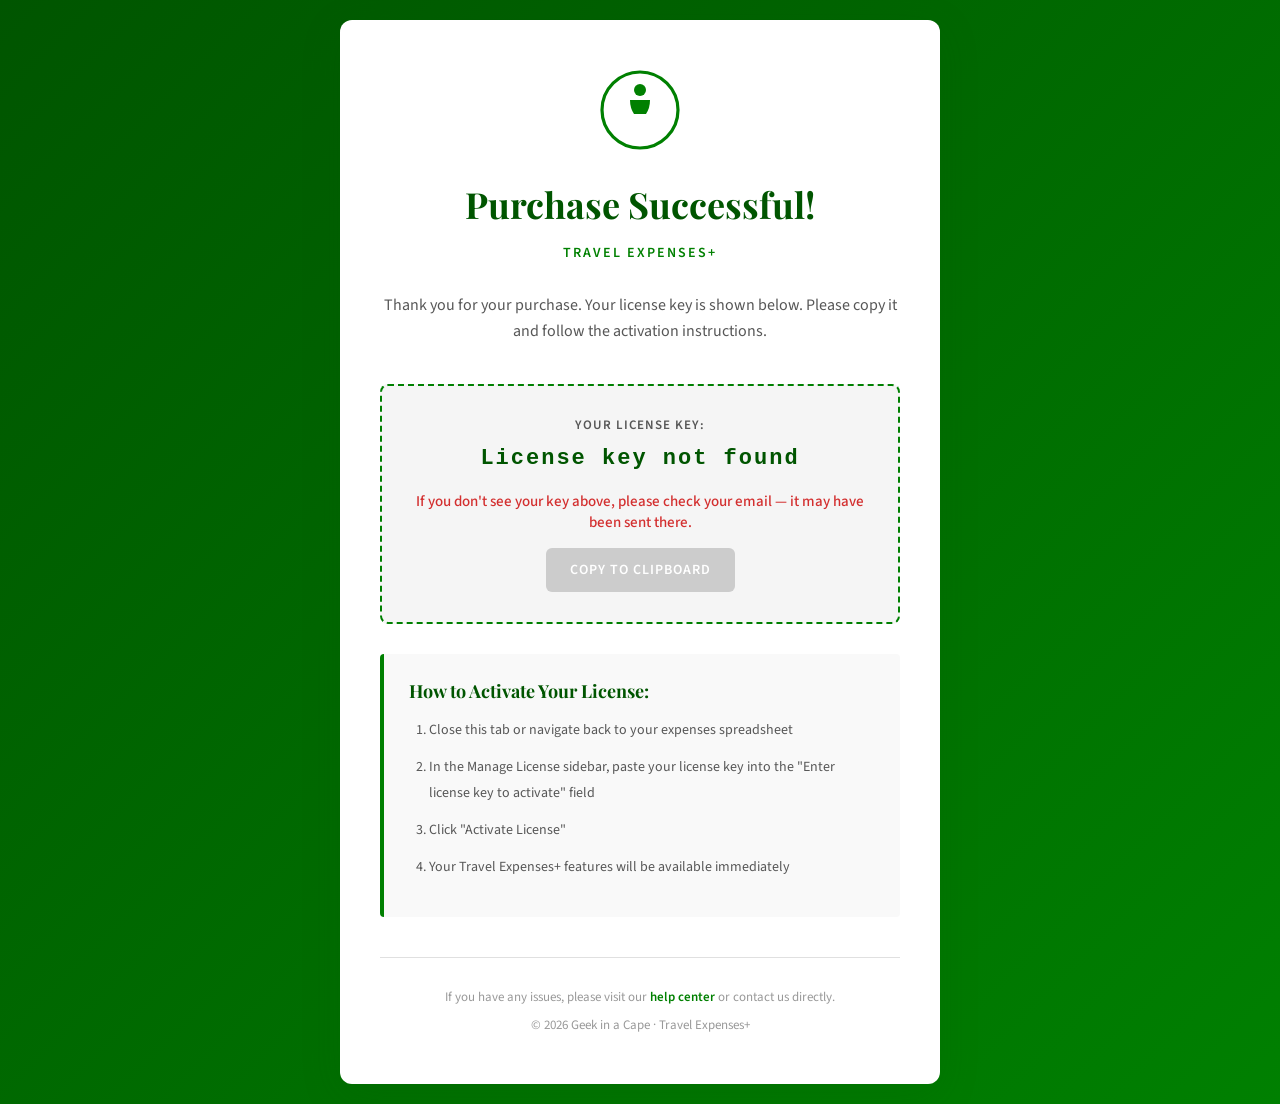
<file: custom/index.html>
<!DOCTYPE html>
<html lang="en">
<head>
    <meta charset="UTF-8">
    <meta name="viewport" content="width=device-width, initial-scale=1.0">
    <title>Purchase Successful - Geek in a Cape</title>
    <link href="https://fonts.googleapis.com/css2?family=Playfair+Display:wght@600;700&family=Source+Sans+3:wght@400;500;600&display=swap" rel="stylesheet">
    <style>
        * {
            margin: 0;
            padding: 0;
            box-sizing: border-box;
        }

        body {
            font-family: 'Source Sans 3', sans-serif;
            background: linear-gradient(135deg, #005500 0%, #008001 100%);
            min-height: 100vh;
            display: flex;
            align-items: center;
            justify-content: center;
            padding: 20px;
        }

        .container {
            background: white;
            border-radius: 12px;
            box-shadow: 0 10px 40px rgba(0, 85, 0, 0.15);
            max-width: 600px;
            width: 100%;
            padding: 50px 40px;
            text-align: center;
        }

        .logo {
            width: 80px;
            height: 80px;
            margin: 0 auto 30px;
            background: url('data:image/svg+xml,<svg xmlns="http://www.w3.org/2000/svg" viewBox="0 0 200 200"><circle cx="100" cy="100" r="95" fill="none" stroke="%23008001" stroke-width="8"/><g fill="%23008001"><circle cx="100" cy="50" r="15"/><path d="M75 75 Q75 95 85 110 L115 110 Q125 95 125 75 Z"/><path d="M65 110 L70 140 M135 110 L130 140 M85 110 L85 140 M115 110 L115 140"/><circle cx="100" cy="125" r="8" fill="white"/></g></svg>') center/contain no-repeat;
        }

        h1 {
            font-family: 'Playfair Display', serif;
            font-size: 36px;
            color: #005500;
            margin-bottom: 15px;
            font-weight: 700;
        }

        .subtitle {
            font-size: 14px;
            color: #008001;
            text-transform: uppercase;
            letter-spacing: 2px;
            margin-bottom: 30px;
            font-weight: 600;
        }

        .message {
            font-size: 16px;
            color: #575757;
            line-height: 1.6;
            margin-bottom: 40px;
        }

        .key-box {
            background: #f5f5f5;
            border: 2px dashed #008001;
            border-radius: 8px;
            padding: 30px 20px;
            margin: 30px 0;
        }

        .key-label {
            font-size: 13px;
            color: #575757;
            text-transform: uppercase;
            letter-spacing: 1px;
            margin-bottom: 12px;
            font-weight: 600;
        }

        .license-key {
            font-family: 'Courier New', monospace;
            font-size: 22px;
            color: #005500;
            letter-spacing: 2px;
            word-break: break-all;
            font-weight: 600;
            margin-bottom: 20px;
        }

        .key-not-found {
            font-size: 15px;
            color: #d32f2f;
            font-weight: 500;
            margin-bottom: 15px;
        }

        .copy-button {
            background: #008001;
            color: white;
            border: none;
            padding: 12px 24px;
            border-radius: 6px;
            font-family: 'Source Sans 3', sans-serif;
            font-size: 14px;
            font-weight: 600;
            cursor: pointer;
            transition: background 0.3s ease;
            text-transform: uppercase;
            letter-spacing: 1px;
        }

        .copy-button:hover {
            background: #005500;
        }

        .copy-button:disabled {
            background: #cccccc;
            cursor: not-allowed;
        }

        .copy-feedback {
            font-size: 13px;
            color: #008001;
            margin-top: 10px;
            display: none;
            font-weight: 600;
        }

        .instructions {
            background: #f9f9f9;
            border-left: 4px solid #008001;
            padding: 25px;
            margin: 30px 0;
            text-align: left;
            border-radius: 4px;
        }

        .instructions h2 {
            font-family: 'Playfair Display', serif;
            font-size: 18px;
            color: #005500;
            margin-bottom: 15px;
            font-weight: 700;
        }

        .instructions ol {
            margin-left: 20px;
        }

        .instructions li {
            font-size: 14px;
            color: #575757;
            line-height: 1.8;
            margin-bottom: 12px;
        }

        .help-link {
            color: #008001;
            text-decoration: none;
            font-weight: 600;
        }

        .help-link:hover {
            text-decoration: underline;
        }

        .footer {
            margin-top: 40px;
            padding-top: 30px;
            border-top: 1px solid #e0e0e0;
            font-size: 13px;
            color: #999;
        }

        .footer a {
            color: #008001;
            text-decoration: none;
            font-weight: 600;
        }

        @media (max-width: 600px) {
            .container {
                padding: 30px 20px;
            }

            h1 {
                font-size: 28px;
            }

            .license-key {
                font-size: 18px;
            }

            .instructions {
                padding: 15px;
            }
        }
    </style>
</head>
<body>
    <div class="container">
        <div class="logo"></div>
        
        <h1>Purchase Successful!</h1>
        <div class="subtitle">Travel Expenses+</div>
        
        <p class="message">
            Thank you for your purchase. Your license key is shown below. Please copy it and follow the activation instructions.
        </p>

        <div class="key-box">
            <div class="key-label">Your License Key:</div>
            <div id="keyDisplay" class="license-key">
                <span id="licenseKey">License key not found</span>
            </div>
            <div id="keyNotFound" class="key-not-found" style="display: none;">
                If you don't see your key above, please check your email — it may have been sent there.
            </div>
            <button class="copy-button" id="copyButton" onclick="copyToClipboard()">Copy to Clipboard</button>
            <div class="copy-feedback" id="copyFeedback">✓ Copied to clipboard</div>
        </div>

        <div class="instructions">
            <h2>How to Activate Your License:</h2>
            <ol>
                <li>Close this tab or navigate back to your expenses spreadsheet</li>
                <li>In the Manage License sidebar, paste your license key into the "Enter license key to activate" field</li>
                <li>Click "Activate License"</li>
                <li>Your Travel Expenses+ features will be available immediately</li>
            </ol>
        </div>

        <div class="footer">
            <p>If you have any issues, please visit our <a href="https://geekinacape.com" class="help-link">help center</a> or contact us directly.</p>
            <p style="margin-top: 10px;">© 2026 Geek in a Cape · Travel Expenses+</p>
        </div>
    </div>

    <script>
        function getQueryParam(param) {
            const urlParams = new URLSearchParams(window.location.search);
            return urlParams.get(param);
        }

        function displayLicenseKey() {
            const key = getQueryParam('key');
            const keyDisplay = document.getElementById('licenseKey');
            const keyNotFound = document.getElementById('keyNotFound');
            const copyButton = document.getElementById('copyButton');

            if (key) {
                keyDisplay.textContent = key;
                keyNotFound.style.display = 'none';
                copyButton.disabled = false;
            } else {
                keyDisplay.textContent = 'License key not found';
                keyNotFound.style.display = 'block';
                copyButton.disabled = true;
            }
        }

        function copyToClipboard() {
            const key = getQueryParam('key');
            if (!key) return;

            navigator.clipboard.writeText(key).then(() => {
                const feedback = document.getElementById('copyFeedback');
                feedback.style.display = 'block';
                setTimeout(() => {
                    feedback.style.display = 'none';
                }, 2000);
            }).catch(err => {
                console.error('Failed to copy:', err);
            });
        }

        // Display the key when page loads
        document.addEventListener('DOMContentLoaded', displayLicenseKey);
    </script>
</body>
</html>
</file>
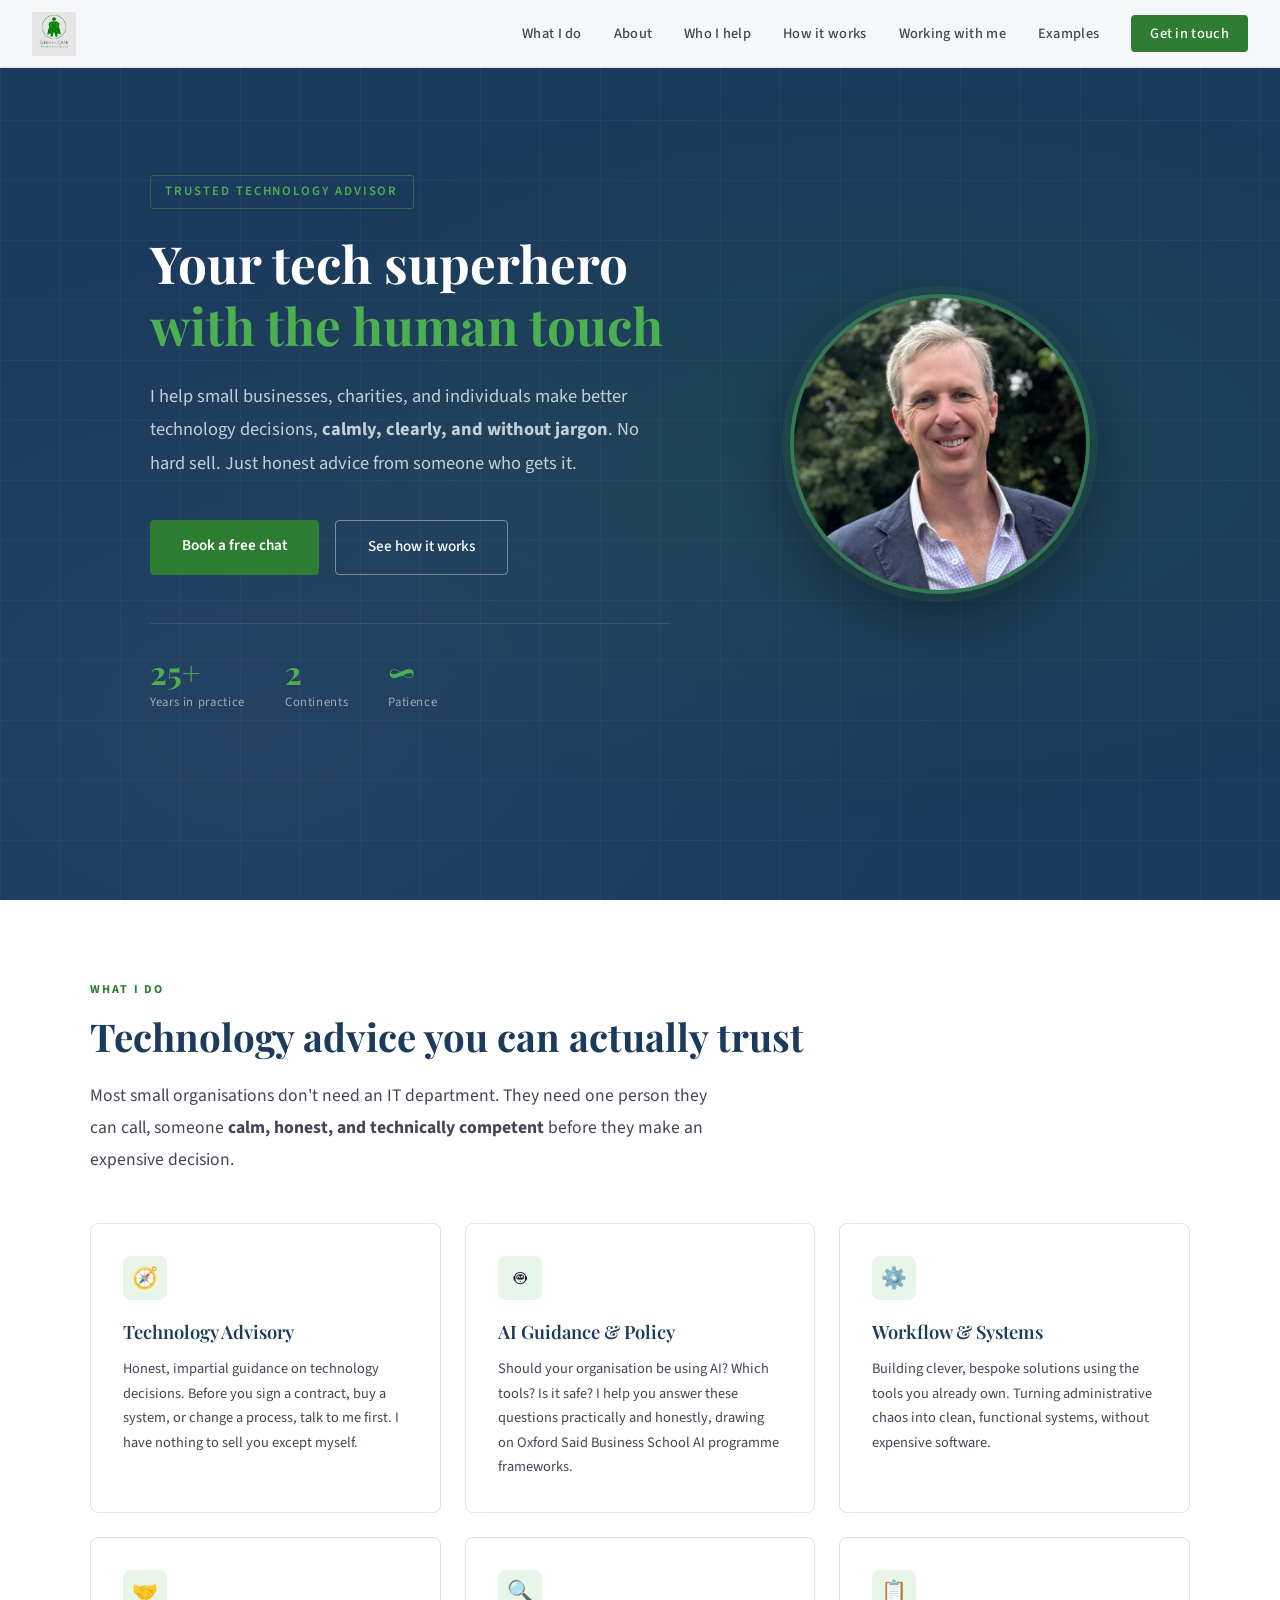
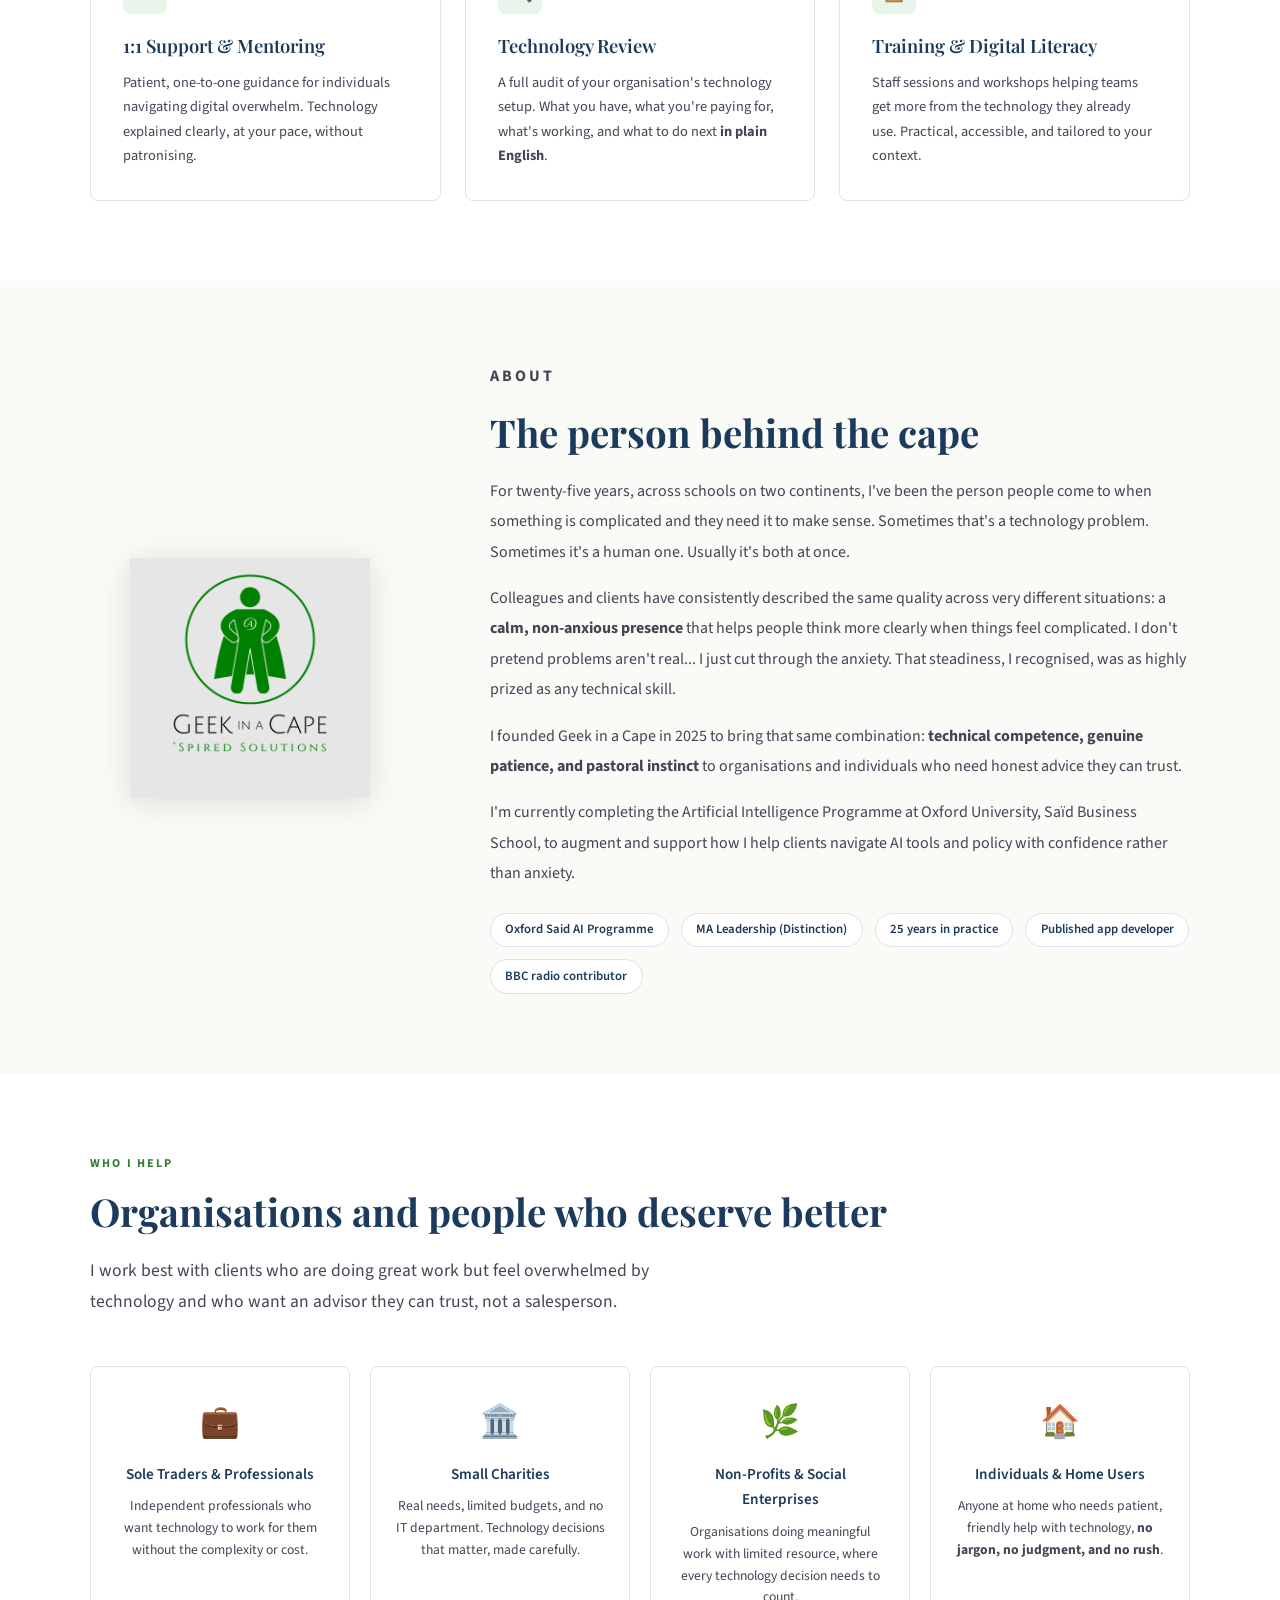
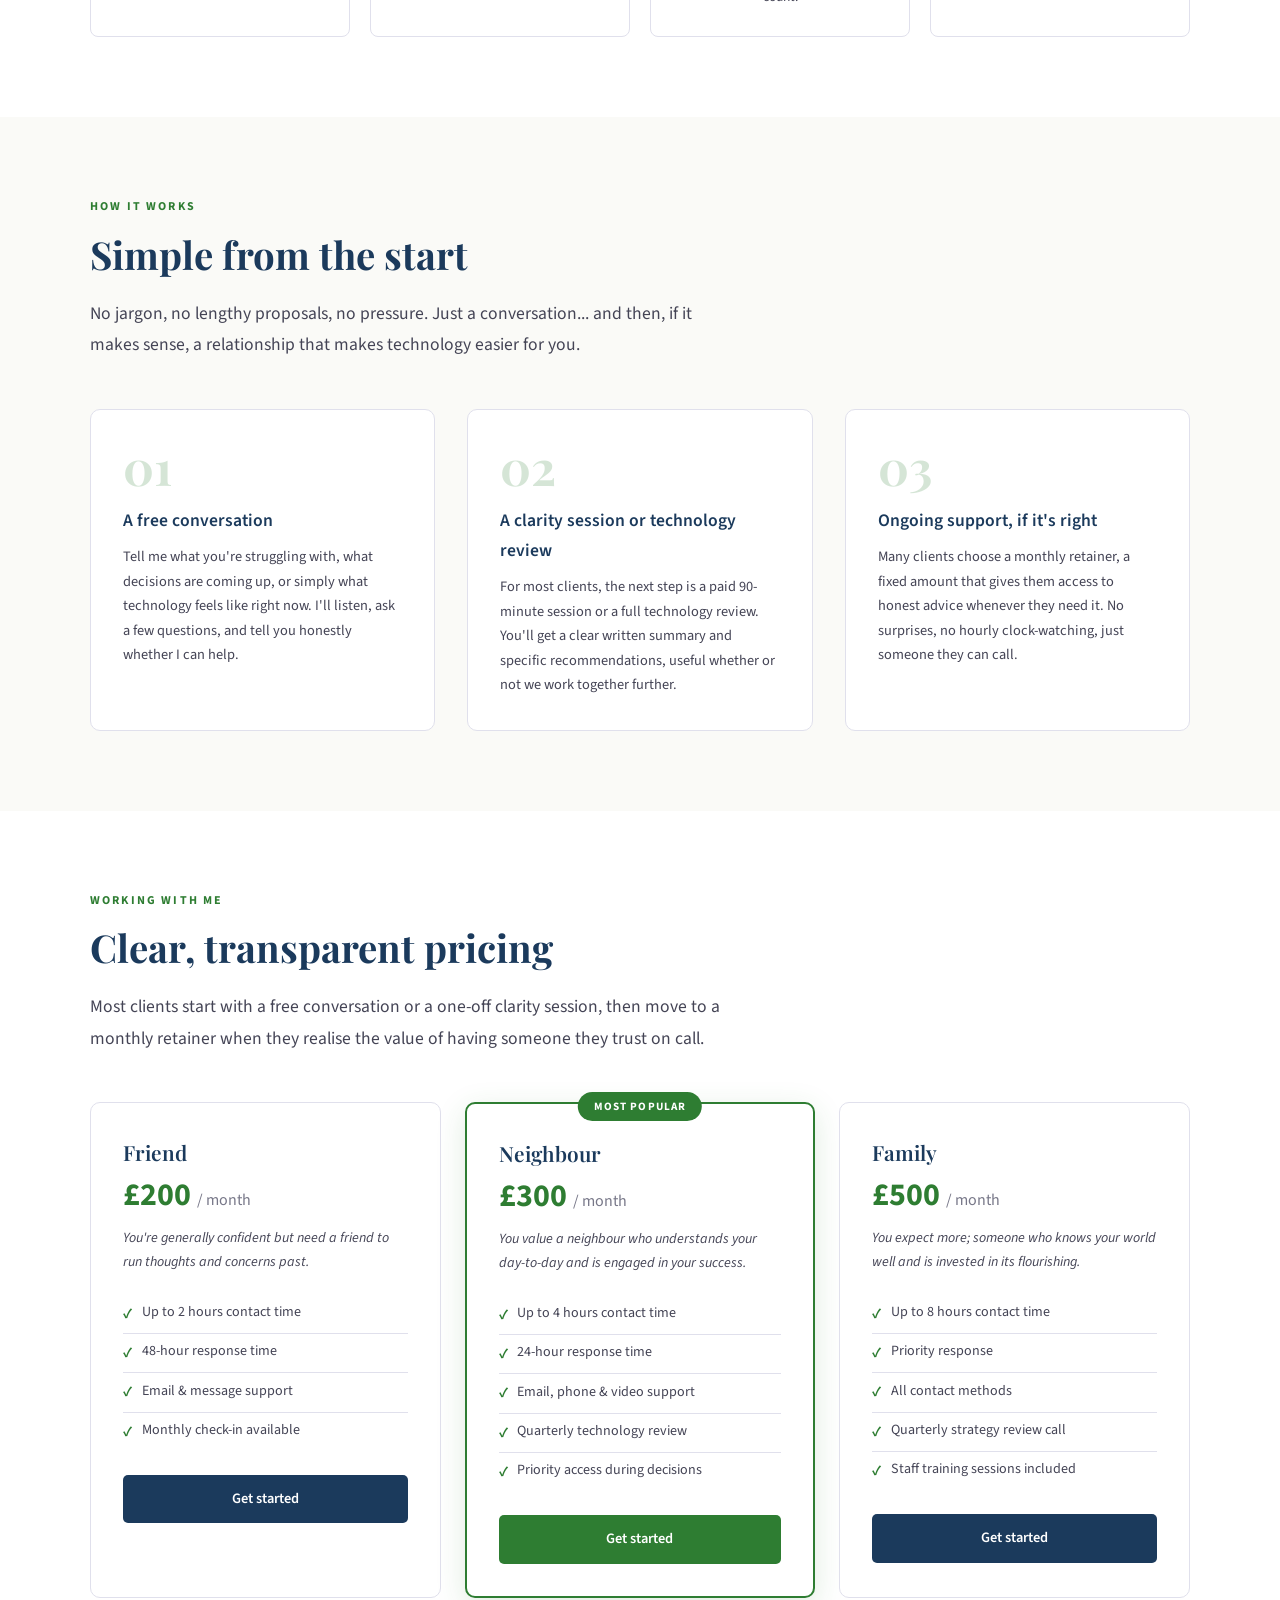
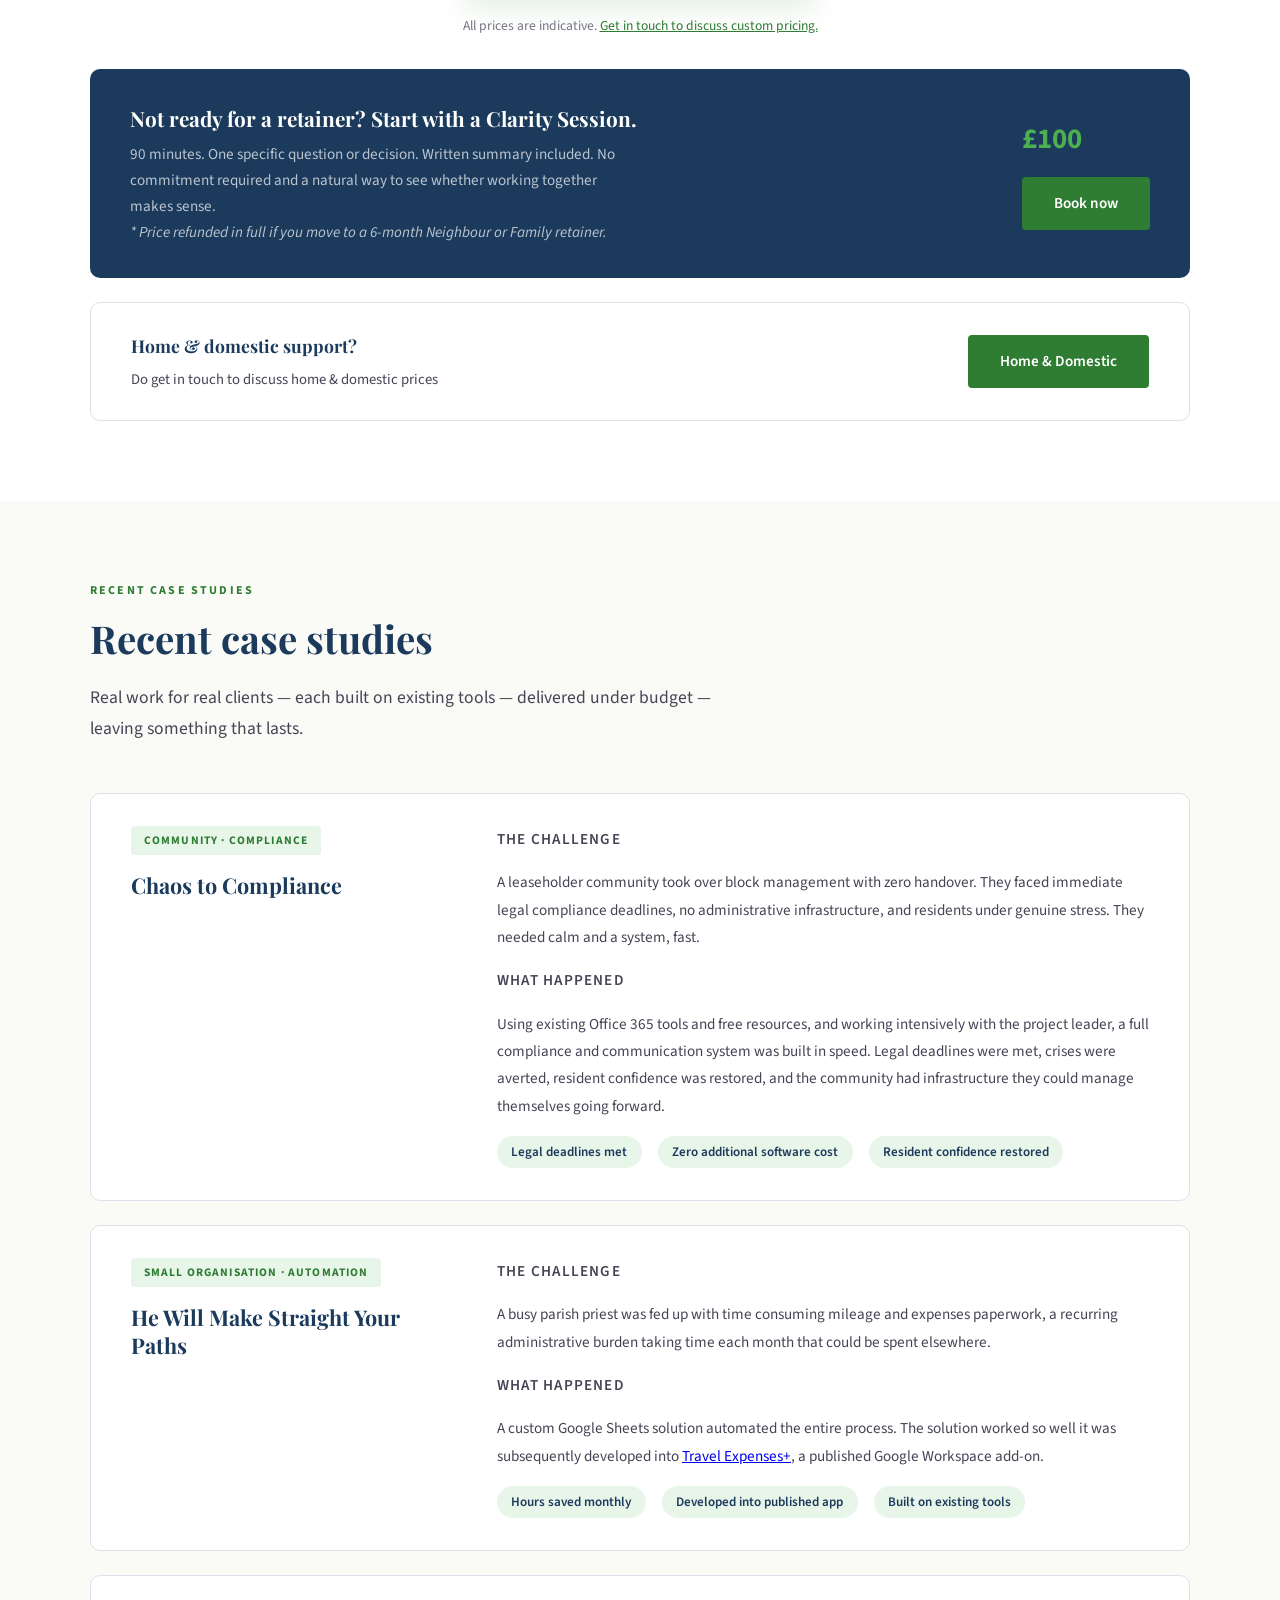
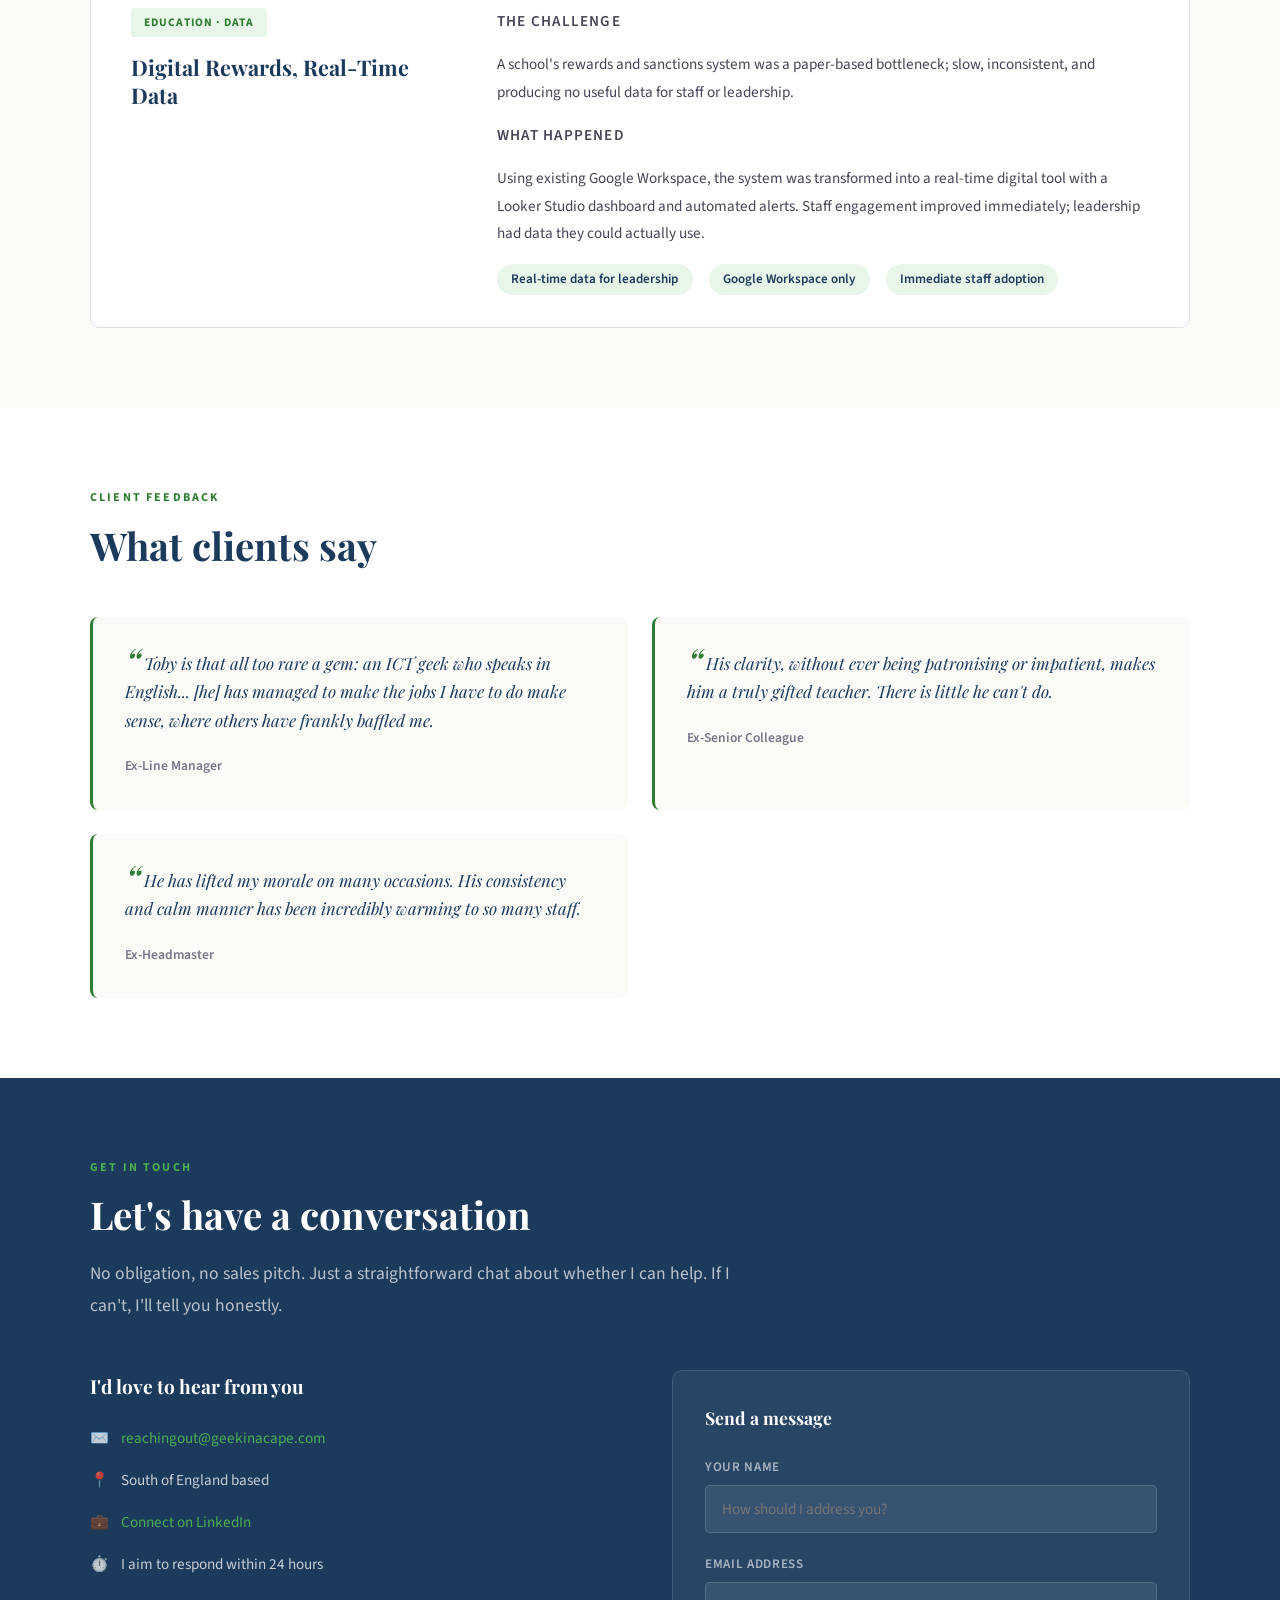
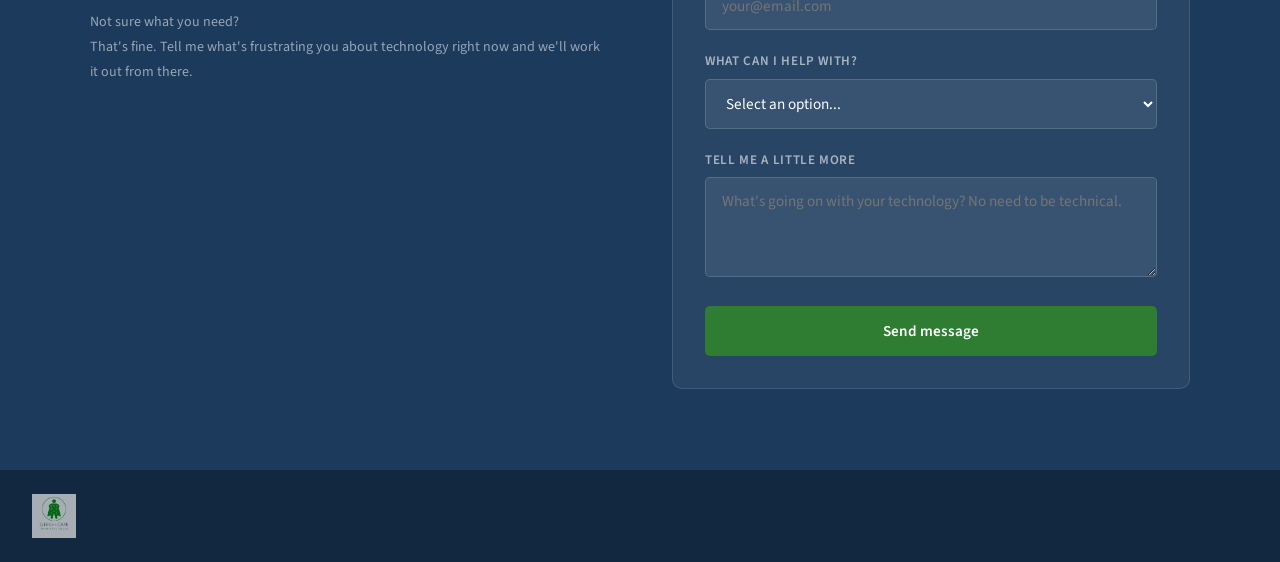
<file: public_html/index.html>
<!DOCTYPE html>
<html lang="en">
<head>
<meta charset="UTF-8">
<meta name="viewport" content="width=device-width, initial-scale=1.0">
<title>Geek in a Cape | Trusted Technology Advisor</title>
<link rel="preconnect" href="https://fonts.googleapis.com">
<link href="https://fonts.googleapis.com/css2?family=Playfair+Display:wght@400;600;700&family=Source+Sans+3:wght@300;400;500;600&display=swap" rel="stylesheet">
<link rel="icon" type="image/png" href="assets/Geek in a Cape.png">
<link rel="stylesheet" href="assets/style.css">
<style>
  :root {
    --navy: #1B3A5C;
    --navy-dark: #122840;
    --navy-light: #2a5080;
    --green: #2E7D32;
    --green-light: #4CAF50;
    --green-pale: #e8f5e9;
    --cream: #FAFAF7;
    --warm-white: #FFFFFF;
    --text-dark: #1a1a2e;
    --text-mid: #444455;
    --text-light: #777788;
    --border: #e0e0ec;
  }

  *, *::before, *::after { box-sizing: border-box; margin: 0; padding: 0; }

  html { scroll-behavior: smooth; }

  body {
    font-family: 'Source Sans 3', sans-serif;
    font-weight: 400;
    color: var(--text-dark);
    background: var(--cream);
    line-height: 1.7;
  }

  /* ── NAV ── */
  nav {
    position: fixed; top: 0; left: 0; right: 0; z-index: 100;
    background: rgba(255,255,255,0.96);
    backdrop-filter: blur(8px);
    border-bottom: 1px solid var(--border);
    padding: 0 2rem;
    display: flex; align-items: center; justify-content: space-between;
    height: 68px;
  }
  .nav-logo { display: flex; align-items: center; gap: 12px; text-decoration: none; }
  .nav-logo img { height: 44px; width: auto; }
  .nav-links { display: flex; gap: 2rem; list-style: none; }
  .nav-links a {
    text-decoration: none; color: var(--text-mid);
    font-size: 0.9rem; font-weight: 500; letter-spacing: 0.02em;
    transition: color 0.2s;
  }
  .nav-links a:hover { color: var(--green); }
  .nav-cta {
    background: var(--green); color: white !important;
    padding: 0.5rem 1.2rem; border-radius: 4px;
    transition: background 0.2s !important;
  }
  .nav-cta:hover { background: var(--green-light) !important; color: white !important; }

  /* ── HERO ── */
  #home {
    min-height: 100vh;
    background: var(--navy);
    display: flex; align-items: center;
    position: relative; overflow: hidden;
    padding-top: 68px;
  }
  .hero-bg {
    position: absolute; inset: 0;
    background: 
      radial-gradient(ellipse at 70% 50%, rgba(46,125,50,0.15) 0%, transparent 60%),
      radial-gradient(ellipse at 20% 80%, rgba(255,255,255,0.04) 0%, transparent 50%);
  }
  .hero-grid {
    position: absolute; inset: 0; opacity: 0.04;
    background-image: linear-gradient(var(--border) 1px, transparent 1px),
      linear-gradient(90deg, var(--border) 1px, transparent 1px);
    background-size: 60px 60px;
  }
  .hero-inner {
    position: relative; z-index: 2;
    max-width: 1100px; margin: 0 auto; padding: 5rem 2rem;
    display: grid; grid-template-columns: 1fr 380px; gap: 5rem; align-items: center;
  }
  .hero-text {}
  .hero-eyebrow {
    display: inline-block;
    font-size: 0.8rem; font-weight: 600; letter-spacing: 0.15em; text-transform: uppercase;
    color: var(--green-light); margin-bottom: 1.5rem;
    padding: 0.35rem 0.9rem; border: 1px solid rgba(76,175,80,0.4); border-radius: 3px;
  }
  .hero-title {
    font-family: 'Playfair Display', serif;
    font-size: clamp(2.4rem, 4vw, 3.8rem);
    font-weight: 700; line-height: 1.2;
    color: white; margin-bottom: 1.5rem;
  }
  .hero-title em { color: var(--green-light); font-style: normal; }
  .hero-sub {
    font-size: 1.15rem; color: rgba(255,255,255,0.75);
    max-width: 520px; margin-bottom: 2.5rem; line-height: 1.8;
  }
  .hero-actions { display: flex; gap: 1rem; flex-wrap: wrap; }
  .btn-primary {
    background: var(--green); color: white;
    padding: 0.85rem 2rem; border-radius: 4px;
    text-decoration: none; font-weight: 600; font-size: 0.95rem;
    transition: background 0.2s, transform 0.15s;
    display: inline-block;
  }
  .btn-primary:hover { background: var(--green-light); transform: translateY(-1px); }
  .btn-secondary {
    background: transparent; color: white;
    padding: 0.85rem 2rem; border-radius: 4px; border: 1px solid rgba(255,255,255,0.4);
    text-decoration: none; font-weight: 500; font-size: 0.95rem;
    transition: border-color 0.2s, background 0.2s;
    display: inline-block;
  }
  .btn-secondary:hover { border-color: white; background: rgba(255,255,255,0.08); }
  .hero-photo {
    display: flex; justify-content: center; align-items: center;
  }
  .hero-photo-frame {
    width: 300px; height: 300px; border-radius: 50%;
    overflow: hidden; border: 4px solid rgba(76,175,80,0.5);
    box-shadow: 0 0 0 8px rgba(76,175,80,0.1), 0 20px 60px rgba(0,0,0,0.4);
  }
  .hero-photo-frame img { width: 100%; height: 100%; object-fit: cover; object-position: top center; }
  .hero-stats {
    display: flex; gap: 2.5rem; margin-top: 3rem; padding-top: 2rem;
    border-top: 1px solid rgba(255,255,255,0.1);
  }
  .stat-item {}
  .stat-number { font-family: 'Playfair Display', serif; font-size: 2rem; color: var(--green-light); font-weight: 700; line-height: 1; }
  .stat-label { font-size: 0.8rem; color: rgba(255,255,255,0.55); letter-spacing: 0.05em; margin-top: 0.25rem; }

  /* ── SECTIONS ── */
  section { padding: 5rem 2rem; }
  .section-inner { max-width: 1100px; margin: 0 auto; }
  .section-label {
    font-size: 0.75rem; font-weight: 700; letter-spacing: 0.18em; text-transform: uppercase;
    color: var(--green); margin-bottom: 0.75rem;
  }
  .section-title {
    font-family: 'Playfair Display', serif;
    font-size: clamp(1.8rem, 3vw, 2.6rem);
    font-weight: 700; color: var(--navy); line-height: 1.25;
    margin-bottom: 1.25rem;
  }
  .section-intro {
    font-size: 1.1rem; color: var(--text-mid); max-width: 640px; line-height: 1.8;
    margin-bottom: 3rem;
  }

  /* ── WHAT I DO ── */
  #services { background: white; }
  .services-grid {
    display: grid; grid-template-columns: repeat(3, 1fr); gap: 1.5rem;
    margin-top: 3rem;
  }
  .service-card {
    padding: 2rem; border: 1px solid var(--border); border-radius: 8px;
    transition: border-color 0.2s, box-shadow 0.2s, transform 0.2s;
    position: relative;
  }
  .service-card:hover {
    border-color: var(--green); box-shadow: 0 8px 30px rgba(46,125,50,0.1);
    transform: translateY(-2px);
  }
  .service-icon {
    width: 44px; height: 44px; background: var(--green-pale);
    border-radius: 8px; display: flex; align-items: center; justify-content: center;
    margin-bottom: 1rem; font-size: 1.3rem;
  }
  .service-card h3 {
    font-family: 'Playfair Display', serif; font-size: 1.15rem;
    color: var(--navy); margin-bottom: 0.6rem; font-weight: 600;
  }
  .service-card p { font-size: 0.9rem; color: var(--text-mid); line-height: 1.7; }

  /* ── RETAINER TIERS ── */
  #pricing { background: white; }
  .tiers-grid {
    display: grid; grid-template-columns: repeat(3, 1fr); gap: 1.5rem;
    margin-top: 3rem;
  }
  .tier-card {
    background: white; border: 1px solid var(--border); border-radius: 10px;
    padding: 2rem; position: relative; transition: box-shadow 0.2s, transform 0.2s;
  }
  .tier-card:hover { box-shadow: 0 10px 40px rgba(27,58,92,0.12); transform: translateY(-2px); }
  .tier-card.featured {
    border-color: var(--green); border-width: 2px;
    box-shadow: 0 8px 30px rgba(46,125,50,0.15);
  }
  .tier-badge {
    position: absolute; top: -12px; left: 50%; transform: translateX(-50%);
    background: var(--green); color: white;
    font-size: 0.7rem; font-weight: 700; letter-spacing: 0.1em; text-transform: uppercase;
    padding: 0.3rem 1rem; border-radius: 20px;
  }
  .tier-name {
    font-family: 'Playfair Display', serif; font-size: 1.3rem;
    color: var(--navy); font-weight: 600; margin-bottom: 0.5rem;
  }
  .tier-price {
    font-size: 2rem; font-weight: 700; color: var(--green); line-height: 1;
    margin-bottom: 0.25rem;
  }
  .tier-price span { font-size: 1rem; font-weight: 400; color: var(--text-light); }
  .tier-desc { font-size: 0.88rem; color: var(--text-mid); margin: 1rem 0; line-height: 1.7; }
  .tier-features { list-style: none; margin: 1.25rem 0; }
  .tier-features li {
    font-size: 0.88rem; color: var(--text-mid); padding: 0.4rem 0;
    border-bottom: 1px solid var(--border); display: flex; align-items: flex-start; gap: 0.6rem;
  }
  .tier-features li:last-child { border-bottom: none; }
  .tier-features li::before { content: "✓"; color: var(--green); font-weight: 700; flex-shrink: 0; margin-top: 0.1rem; }
  .tier-cta {
    display: block; text-align: center; padding: 0.75rem;
    background: var(--navy); color: white; border-radius: 5px;
    text-decoration: none; font-weight: 600; font-size: 0.9rem;
    margin-top: 1.5rem; transition: background 0.2s;
  }
  .tier-cta:hover { background: var(--navy-light); }
  .tier-card.featured .tier-cta { background: var(--green); }
  .tier-card.featured .tier-cta:hover { background: var(--green-light); }

  .clarity-banner {
    margin-top: 2rem; background: var(--navy); border-radius: 10px;
    padding: 2rem 2.5rem; display: flex; align-items: center; justify-content: space-between;
    gap: 2rem; flex-wrap: wrap;
  }
  .clarity-banner h3 {
    font-family: 'Playfair Display', serif; color: white; font-size: 1.3rem; margin-bottom: 0.4rem;
  }
  .clarity-banner p { color: rgba(255,255,255,0.7); font-size: 0.95rem; max-width: 500px; }
  .clarity-price { color: var(--green-light); font-size: 1.8rem; font-weight: 700; white-space: nowrap; }

  /* ── WHO I HELP ── */
  #who { background: white; }
  .who-grid {
    display: grid; grid-template-columns: repeat(auto-fit, minmax(180px, 1fr)); gap: 1.25rem;
    margin-top: 3rem;
  }
  .who-card {
    padding: 1.75rem 1.5rem; border: 1px solid var(--border); border-radius: 8px;
    text-align: center; transition: border-color 0.2s, transform 0.2s;
  }
  .who-card:hover { border-color: var(--navy); transform: translateY(-2px); }
  .who-icon { font-size: 2rem; margin-bottom: 0.75rem; }
  .who-card h3 { font-size: 0.95rem; font-weight: 600; color: var(--navy); margin-bottom: 0.5rem; }
  .who-card p { font-size: 0.85rem; color: var(--text-mid); line-height: 1.6; }

  /* ── HOW IT WORKS ── */
  #how { background: var(--cream); }
  #how .section-title { color: var(--navy); }
  #how .section-intro { color: var(--text-mid); }
  #how .section-label { color: var(--green); }
  .steps-grid {
    display: grid; grid-template-columns: repeat(3, 1fr); gap: 2rem;
    margin-top: 3rem; position: relative;
  }
  .step {
    position: relative; padding: 2rem;
    background: white; border: 1px solid var(--border);
    border-radius: 10px;
  }
  .step-number {
    font-family: 'Playfair Display', serif;
    font-size: 3rem; font-weight: 700; color: rgba(46,125,50,0.2);
    line-height: 1; margin-bottom: 1rem;
  }
  .step h3 { color: var(--navy); font-size: 1.1rem; margin-bottom: 0.6rem; font-weight: 600; }
  .step p { color: var(--text-mid); font-size: 0.9rem; line-height: 1.7; }

  /* ── CASE STUDIES ── */
  #work { background: var(--cream); }
  .cases-grid { display: grid; gap: 1.5rem; margin-top: 3rem; }
  .case-card {
    background: white; border: 1px solid var(--border); border-radius: 10px;
    padding: 2rem 2.5rem; display: grid; grid-template-columns: 1fr 2fr; gap: 2.5rem;
    align-items: start; transition: box-shadow 0.2s;
  }
  .case-card:hover { box-shadow: 0 8px 30px rgba(0,0,0,0.08); }
  .case-meta {}
  .case-tag {
    display: inline-block; font-size: 0.72rem; font-weight: 700; letter-spacing: 0.1em;
    text-transform: uppercase; color: var(--green);
    background: var(--green-pale); padding: 0.3rem 0.8rem; border-radius: 3px;
    margin-bottom: 1rem;
  }
  .case-meta h3 {
    font-family: 'Playfair Display', serif; font-size: 1.35rem;
    color: var(--navy); line-height: 1.3; font-weight: 700;
  }
  .case-body {}
  .case-challenge { font-size: 0.85rem; font-weight: 600; text-transform: uppercase; letter-spacing: 0.08em; color: var(--text-light); margin-bottom: 0.5rem; }
  .case-body p { font-size: 0.95rem; color: var(--text-mid); line-height: 1.8; margin-bottom: 1rem; }
  .case-outcome {
    display: flex; gap: 1rem; flex-wrap: wrap; margin-top: 1rem;
  }
  .outcome-pill {
    font-size: 0.82rem; font-weight: 600; color: var(--navy);
    background: var(--green-pale); padding: 0.3rem 0.9rem; border-radius: 20px;
  }

  /* ── TESTIMONIALS ── */
  #testimonials { background: white; }
  .testimonials-grid {
    display: grid; grid-template-columns: repeat(2, 1fr); gap: 1.5rem;
    margin-top: 3rem;
  }
  .testimonial {
    padding: 2rem; background: var(--cream); border-radius: 8px;
    border-left: 3px solid var(--green); position: relative;
  }
  .testimonial blockquote {
    font-family: 'Playfair Display', serif; font-size: 1.05rem;
    color: var(--navy); line-height: 1.7; font-style: italic; margin-bottom: 1.25rem;
  }
  .testimonial blockquote::before { content: "\201C"; font-size: 2.5rem; color: var(--green); line-height: 0; vertical-align: -0.5rem; margin-right: 0.2rem; }
  .testimonial-author { font-size: 0.85rem; font-weight: 600; color: var(--text-light); }

  /* ── ABOUT ── */
  #about { background: var(--cream); }
  .about-grid {
    display: grid; grid-template-columns: 320px 1fr; gap: 5rem; align-items: center;
  }
  .about-photo {
    width: 280px; height: 280px; border-radius: 50%; overflow: hidden;
    border: 3px solid var(--green); box-shadow: 0 12px 40px rgba(0,0,0,0.12);
    margin: 0 auto;
  }
  .about-photo img { width: 100%; height: 100%; object-fit: cover; object-position: top center; }
  .about-text {}
  .about-text p { font-size: 1rem; color: var(--text-mid); line-height: 1.9; margin-bottom: 1rem; }
  .about-credentials {
    display: flex; gap: 0.75rem; flex-wrap: wrap; margin-top: 1.5rem;
  }
  .credential {
    font-size: 0.8rem; font-weight: 600; color: var(--navy);
    border: 1px solid var(--border); padding: 0.35rem 0.9rem; border-radius: 20px;
    background: white;
  }

  /* ── CONTACT ── */
  #contact { background: var(--navy); }
  #contact .section-title { color: white; }
  #contact .section-intro { color: rgba(255,255,255,0.7); }
  #contact .section-label { color: var(--green-light); }
  .contact-grid {
    display: grid; grid-template-columns: 1fr 1fr; gap: 4rem; align-items: start;
    margin-top: 3rem;
  }
  .contact-info {}
  .contact-info h3 {
    font-family: 'Playfair Display', serif; color: white; font-size: 1.2rem;
    margin-bottom: 1.5rem;
  }
  .contact-item {
    display: flex; align-items: center; gap: 0.75rem;
    margin-bottom: 1rem; color: rgba(255,255,255,0.75); font-size: 0.95rem;
  }
  .contact-item a { color: var(--green-light); text-decoration: none; }
  .contact-item a:hover { text-decoration: underline; }
  .contact-form-area {
    background: rgba(255,255,255,0.06); border: 1px solid rgba(255,255,255,0.12);
    border-radius: 10px; padding: 2rem;
  }
  .contact-form-area h3 {
    font-family: 'Playfair Display', serif; color: white; font-size: 1.1rem;
    margin-bottom: 1.5rem;
  }
  .form-group { margin-bottom: 1.25rem; }
  .form-group label { display: block; font-size: 0.82rem; font-weight: 600; color: rgba(255,255,255,0.6); margin-bottom: 0.4rem; letter-spacing: 0.05em; text-transform: uppercase; }
  .form-group input, .form-group textarea, .form-group select {
    width: 100%; background: rgba(255,255,255,0.08); border: 1px solid rgba(255,255,255,0.15);
    border-radius: 5px; padding: 0.75rem 1rem; color: white; font-family: inherit; font-size: 0.95rem;
    transition: border-color 0.2s;
  }
  .form-group input:focus, .form-group textarea:focus, .form-group select:focus {
    outline: none; border-color: var(--green-light);
  }
  .form-group textarea { resize: vertical; min-height: 100px; }
  .form-group select option { background: var(--navy); }
  .form-submit {
    width: 100%; padding: 0.85rem; background: var(--green); color: white;
    border: none; border-radius: 5px; font-size: 0.95rem; font-weight: 600;
    cursor: pointer; transition: background 0.2s; font-family: inherit;
  }
  .form-submit:hover { background: var(--green-light); }

  /* ── FOOTER ── */
  footer {
    background: var(--navy-dark); padding: 1.5rem 2rem;
    border-top: 1px solid rgba(255,255,255,0.08);
    display: flex; align-items: center; justify-content: space-between;
    flex-wrap: wrap; gap: 1rem;
  }
  footer p { font-size: 0.82rem; color: rgba(255,255,255,0.45); }
  .footer-logo { display: flex; align-items: center; gap: 10px; }
  .footer-logo img { height: 32px; opacity: 0.7; }

  /* ── RESPONSIVE ── */
  @media (max-width: 900px) {
    .hero-inner { grid-template-columns: 1fr; text-align: center; }
    .hero-photo { order: -1; }
    .hero-photo-frame { width: 220px; height: 220px; }
    .hero-sub { margin: 0 auto 2.5rem; }
    .hero-actions { justify-content: center; }
    .hero-stats { justify-content: center; }
    .services-grid { grid-template-columns: repeat(2, 1fr); }
    .tiers-grid { grid-template-columns: 1fr; max-width: 420px; margin-left: auto; margin-right: auto; }
    .who-grid { grid-template-columns: repeat(2, 1fr); }
    .steps-grid { grid-template-columns: 1fr; }
    .case-card { grid-template-columns: 1fr; }
    .testimonials-grid { grid-template-columns: 1fr; }
    .about-grid { grid-template-columns: 1fr; text-align: center; }
    .about-credentials { justify-content: center; }
    .contact-grid { grid-template-columns: 1fr; }
    .nav-links { display: none; }
  }
  @media (max-width: 600px) {
    .services-grid { grid-template-columns: 1fr; }
    .who-grid { grid-template-columns: 1fr; }
    section { padding: 3.5rem 1.25rem; }
  }

  /* ── ANIMATIONS ── */
  @keyframes fadeUp {
    from { opacity: 0; transform: translateY(24px); }
    to { opacity: 1; transform: translateY(0); }
  }
  .hero-eyebrow { animation: fadeUp 0.6s ease both; }
  .hero-title { animation: fadeUp 0.6s ease 0.1s both; }
  .hero-sub { animation: fadeUp 0.6s ease 0.2s both; }
  .hero-actions { animation: fadeUp 0.6s ease 0.3s both; }
  .hero-stats { animation: fadeUp 0.6s ease 0.4s both; }
  .hero-photo { animation: fadeUp 0.8s ease 0.2s both; }
</style>
</head>
<body>

<!-- NAV -->
<nav>
  <a class="nav-logo" href="#home">
    <img src="assets/Geek in a Cape.png" alt="Geek in a Cape logo" style="height:44px;width:auto;">
    </a>
  <ul class="nav-links">
    <li><a href="#services">What I do</a></li>
    <li><a href="#about">About</a></li>
    <li><a href="#who">Who I help</a></li>
    <li><a href="#how">How it works</a></li>
    <li><a href="#pricing">Working with me</a></li>
    <li><a href="#work">Examples</a></li>
    <li><a href="#contact" class="nav-cta">Get in touch</a></li>
  </ul>
</nav>

<!-- HERO -->
<section id="home">
  <div class="hero-bg"></div>
  <div class="hero-grid"></div>
  <div class="hero-inner">
    <div class="hero-text">
      <span class="hero-eyebrow">Trusted Technology Advisor</span>
      <h1 class="hero-title">Your tech superhero<br><em>with the human touch</em></h1>
      <p class="hero-sub">I help small businesses, charities, and individuals make better technology decisions, <b>calmly, clearly, and without jargon</b>. No hard sell. Just honest advice from someone who gets it.</p>
      <div class="hero-actions">
        <a href="#contact" class="btn-primary">Book a free chat</a>
        <a href="#how" class="btn-secondary">See how it works</a>
      </div>
      <div class="hero-stats">
        <div class="stat-item">
          <div class="stat-number">25+</div>
          <div class="stat-label">Years in practice</div>
        </div>
        <div class="stat-item">
          <div class="stat-number">2</div>
          <div class="stat-label">Continents</div>
        </div>
        <div class="stat-item">
          <div class="stat-number">&infin;</div>
          <div class="stat-label">Patience</div>
        </div>
      </div>
    </div>
    <div class="hero-photo">
      <div class="hero-photo-frame">
        <img src="assets/Headshot.jpg" alt="Toby Carson">
      </div>
    </div>
  </div>
</section>

<!-- WHAT I DO -->
<section id="services">
  <div class="section-inner">
    <p class="section-label">What I do</p>
    <h2 class="section-title">Technology advice you can actually trust</h2>
    <p class="section-intro">Most small organisations don't need an IT department. They need one person they can call, someone <b>calm, honest, and technically competent</b> before they make an expensive decision.</p>
    <div class="services-grid">
      <div class="service-card">
        <div class="service-icon">🧭</div>
        <h3>Technology Advisory</h3>
        <p>Honest, impartial guidance on technology decisions. Before you sign a contract, buy a system, or change a process, talk to me first. I have nothing to sell you except myself.</p>
      </div>
      <div class="service-card">
        <div class="service-icon">🤖</div>
        <h3>AI Guidance &amp; Policy</h3>
        <p>Should your organisation be using AI? Which tools? Is it safe? I help you answer these questions practically and honestly, drawing on Oxford Said Business School AI programme frameworks.</p>
      </div>
      <div class="service-card">
        <div class="service-icon">⚙️</div>
        <h3>Workflow &amp; Systems</h3>
        <p>Building clever, bespoke solutions using the tools you already own. Turning administrative chaos into clean, functional systems, without expensive software.</p>
      </div>
      <div class="service-card">
        <div class="service-icon">🤝</div>
        <h3>1:1 Support &amp; Mentoring</h3>
        <p>Patient, one-to-one guidance for individuals navigating digital overwhelm. Technology explained clearly, at your pace, without patronising.</p>
      </div>
      <div class="service-card">
        <div class="service-icon">🔍</div>
        <h3>Technology Review</h3>
        <p>A full audit of your organisation's technology setup. What you have, what you're paying for, what's working, and what to do next <b>in plain English</b>.</p>
      </div>
      <div class="service-card">
        <div class="service-icon">📋</div>
        <h3>Training &amp; Digital Literacy</h3>
        <p>Staff sessions and workshops helping teams get more from the technology they already use. Practical, accessible, and tailored to your context.</p>
      </div>
    </div>
  </div>
</section>

<!-- ABOUT -->
<section id="about">
  <div class="section-inner">
    <div class="about-grid">
      <div>
        <div style="display:flex;align-items:center;justify-content:center;margin:0 auto;width:280px;height:280px;">
          <img src="assets/Geek in a Cape.png" alt="Geek in a Cape" style="width:240px;height:240px;object-fit:contain;filter:drop-shadow(0 4px 16px rgba(0,0,0,0.12));">
        </div>
      </div>
      <div class="about-text">
        <p class="section-label">About</p>
        <h2 class="section-title">The person behind the cape</h2>
        <p>For twenty-five years, across schools on two continents, I've been the person people come to when something is complicated and they need it to make sense. Sometimes that's a technology problem. Sometimes it's a human one. Usually it's both at once.</p>
        <p>Colleagues and clients have consistently described the same quality across very different situations: a<b> calm, non-anxious presence</b> that helps people think more clearly when things feel complicated. I don't pretend problems aren't real... I just cut through the anxiety. That steadiness, I recognised, was as highly prized as any technical skill.</p>
        <p>I founded Geek in a Cape in 2025 to bring that same combination: <b>technical competence, genuine patience, and pastoral instinct</b> to organisations and individuals who need honest advice they can trust.</p>
        <p>I'm currently completing the Artificial Intelligence Programme at Oxford University, Saïd Business School, to augment and support how I help clients navigate AI tools and policy with confidence rather than anxiety.</p>
        <div class="about-credentials">
          <span class="credential">Oxford Said AI Programme</span>
          <span class="credential">MA Leadership (Distinction)</span>
          <span class="credential">25 years in practice</span>
          <span class="credential">Published app developer</span>
          <span class="credential">BBC radio contributor</span>
        </div>
      </div>
    </div>
  </div>
</section>

<!-- WHO I HELP -->
<section id="who">
  <div class="section-inner">
    <p class="section-label">Who I help</p>
    <h2 class="section-title">Organisations and people who deserve better</h2>
    <p class="section-intro">I work best with clients who are doing great work but feel overwhelmed by technology and who want an advisor they can trust, not a salesperson.</p>
    <div class="who-grid">
      <div class="who-card">
        <div class="who-icon">💼</div>
        <h3>Sole Traders &amp; Professionals</h3>
        <p>Independent professionals who want technology to work for them without the complexity or cost.</p>
      </div>
            <div class="who-card">
        <div class="who-icon">🏛️</div>
        <h3>Small Charities</h3>
        <p>Real needs, limited budgets, and no IT department. Technology decisions that matter, made carefully.</p>
      </div>
      <div class="who-card">
        <div class="who-icon">🌿</div>
        <h3>Non-Profits &amp; Social Enterprises</h3>
        <p>Organisations doing meaningful work with limited resource, where every technology decision needs to count.</p>
      </div>
<div class="who-card">
        <div class="who-icon">🏠</div>
        <h3>Individuals &amp; Home Users</h3>
        <p>Anyone at home who needs patient, friendly help with technology, <b>no jargon, no judgment, and no rush</b>.</p>
      </div>
    </div>
  </div>
</section>

<!-- HOW IT WORKS -->
<section id="how">
  <div class="section-inner">
    <p class="section-label">How it works</p>
    <h2 class="section-title">Simple from the start</h2>
    <p class="section-intro">No jargon, no lengthy proposals, no pressure. Just a conversation... and then, if it makes sense, a relationship that makes technology easier for you.</p>
    <div class="steps-grid">
      <div class="step">
        <div class="step-number">01</div>
        <h3>A free conversation</h3>
        <p>Tell me what you're struggling with, what decisions are coming up, or simply what technology feels like right now. I'll listen, ask a few questions, and tell you honestly whether I can help.</p>
      </div>
      <div class="step">
        <div class="step-number">02</div>
        <h3>A clarity session or technology review</h3>
        <p>For most clients, the next step is a paid 90-minute session or a full technology review. You'll get a clear written summary and specific recommendations, useful whether or not we work together further.</p>
      </div>
      <div class="step">
        <div class="step-number">03</div>
        <h3>Ongoing support, if it's right</h3>
        <p>Many clients choose a monthly retainer, a fixed amount that gives them access to honest advice whenever they need it. No surprises, no hourly clock-watching, just someone they can call.</p>
      </div>
    </div>
  </div>
</section>

<!-- PRICING / RETAINERS -->
<section id="pricing">
  <div class="section-inner">
    <p class="section-label">Working with me</p>
    <h2 class="section-title">Clear, transparent pricing</h2>
    <p class="section-intro">Most clients start with a free conversation or a one-off clarity session, then move to a monthly retainer when they realise the value of having someone they trust on call.</p>
    <div class="tiers-grid">
      <div class="tier-card">
        <div class="tier-name">Friend</div>
        <div class="tier-price">£200 <span>/ month</span></div>
        <p class="tier-desc"><i>You're generally confident but need a friend to run thoughts and concerns past.</i></p>
        <ul class="tier-features">
          <li>Up to 2 hours contact time</li>
          <li>48-hour response time</li>
          <li>Email &amp; message support</li>
          <li>Monthly check-in available</li>
        </ul>
        <a href="#contact" class="tier-cta">Get started</a>
      </div>
      <div class="tier-card featured">
        <div class="tier-badge">Most popular</div>
        <div class="tier-name">Neighbour</div>
        <div class="tier-price">£300 <span>/ month</span></div>
        <p class="tier-desc"><i>You value a neighbour who understands your day-to-day and is engaged in your success.</i></p>
        <ul class="tier-features">
          <li>Up to 4 hours contact time</li>
          <li>24-hour response time</li>
          <li>Email, phone &amp; video support</li>
          <li>Quarterly technology review</li>
          <li>Priority access during decisions</li>
        </ul>
        <a href="#contact" class="tier-cta">Get started</a>
      </div>
      <div class="tier-card">
        <div class="tier-name">Family</div>
        <div class="tier-price">£500 <span>/ month</span></div>
        <p class="tier-desc"><i>You expect more; someone who knows your world well and is invested in its flourishing.</i></p>
        <ul class="tier-features">
          <li>Up to 8 hours contact time</li>
          <li>Priority response</li>
          <li>All contact methods</li>
          <li>Quarterly strategy review call</li>
          <li>Staff training sessions included</li>
        </ul>
        <a href="#contact" class="tier-cta">Get started</a>
      </div>
    </div>
    <p style="font-size:0.85rem; color:var(--text-light); margin-top:1rem; text-align:center;">All prices are indicative. <a href="#contact" style="color:var(--green);">Get in touch to discuss custom pricing.</a></p>

    <div class="clarity-banner">
      <div>
        <h3>Not ready for a retainer? Start with a Clarity Session.</h3>
        <p>90 minutes. One specific question or decision. Written summary included. No commitment required and a natural way to see whether working together makes sense.<br><i>* Price refunded in full if you move to a 6-month Neighbour or Family retainer.</i></p>
      </div>
      <div>
        <div class="clarity-price">£100</div>
        <a href="#contact" class="btn-primary" style="margin-top:0.75rem; display:block; text-align:center;">Book now</a>
      </div>
    </div>
    <div style="background:white; border:1px solid var(--border); border-radius:10px; padding:1.75rem 2.5rem; margin-top:1.5rem; display:flex; align-items:center; justify-content:space-between; gap:2rem; flex-wrap:wrap;">
      <div>
        <h3 style="font-family:'Playfair Display', serif; color:var(--navy); font-size:1.1rem; margin-bottom:0.4rem;">Home &amp; domestic support?</h3>
        <p style="color:var(--text-mid); font-size:0.92rem; max-width:500px;">Do get in touch to discuss home &amp; domestic prices</p>
      </div>
      <a href="#contact" class="btn-primary" style="white-space:nowrap;">Home &amp; Domestic</a>
    </div>

  </div>
</section>

<!-- CASE STUDIES -->
<section id="work">
  <div class="section-inner">
    <p class="section-label">Recent Case Studies</p>
    <h2 class="section-title">Recent case studies</h2>
    <p class="section-intro">Real work for real clients — each built on existing tools — delivered under budget — leaving something that lasts.</p>
    <div class="cases-grid">
      <div class="case-card">
        <div class="case-meta">
          <span class="case-tag">Community · Compliance</span>
          <h3>Chaos to Compliance</h3>
        </div>
        <div class="case-body">
          <p class="case-challenge">The challenge</p>
          <p>A leaseholder community took over block management with zero handover. They faced immediate legal compliance deadlines, no administrative infrastructure, and residents under genuine stress. They needed calm and a system, fast.</p>
          <p class="case-challenge">What happened</p>
          <p>Using existing Office 365 tools and free resources, and working intensively with the project leader, a full compliance and communication system was built in speed. Legal deadlines were met, crises were averted, resident confidence was restored, and the community had infrastructure they could manage themselves going forward.</p>
          <div class="case-outcome">
            <span class="outcome-pill">Legal deadlines met</span>
            <span class="outcome-pill">Zero additional software cost</span>
            <span class="outcome-pill">Resident confidence restored</span>
          </div>
        </div>
      </div>
      <div class="case-card">
        <div class="case-meta">
          <span class="case-tag">Small Organisation · Automation</span>
          <h3>He Will Make Straight Your Paths</h3>
        </div>
        <div class="case-body">
          <p class="case-challenge">The challenge</p>
          <p>A busy parish priest was fed up with time consuming mileage and expenses paperwork, a recurring administrative burden taking time each month that could be spent elsewhere.</p>
          <p class="case-challenge">What happened</p>
          <p>A custom Google Sheets solution automated the entire process. The solution worked so well it was subsequently developed into <a href = "https://travelexpenses.geekinacape.com/">Travel Expenses+</a>, a published Google Workspace add-on.</p>
          <div class="case-outcome">
            <span class="outcome-pill">Hours saved monthly</span>
            <span class="outcome-pill">Developed into published app</span>
            <span class="outcome-pill">Built on existing tools</span>
          </div>
        </div>
      </div>
      <div class="case-card">
        <div class="case-meta">
          <span class="case-tag">Education · Data</span>
          <h3>Digital Rewards, Real-Time Data</h3>
        </div>
        <div class="case-body">
          <p class="case-challenge">The challenge</p>
          <p>A school's rewards and sanctions system was a paper-based bottleneck; slow, inconsistent, and producing no useful data for staff or leadership.</p>
          <p class="case-challenge">What happened</p>
          <p>Using existing Google Workspace, the system was transformed into a real-time digital tool with a Looker Studio dashboard and automated alerts. Staff engagement improved immediately; leadership had data they could actually use.</p>
          <div class="case-outcome">
            <span class="outcome-pill">Real-time data for leadership</span>
            <span class="outcome-pill">Google Workspace only</span>
            <span class="outcome-pill">Immediate staff adoption</span>
          </div>
        </div>
      </div>
    </div>
  </div>
</section>

<!-- TESTIMONIALS -->
<section id="testimonials">
  <div class="section-inner">
    <p class="section-label">Client feedback</p>
    <h2 class="section-title">What clients say</h2>
    <div class="testimonials-grid">
        <div class="testimonial">
        <blockquote>Toby is that all too rare a gem: an ICT geek who speaks in English... [he] has managed to make the jobs I have to do make sense, where others have frankly baffled me.</blockquote>
        <p class="testimonial-author">Ex-Line Manager</p>
      </div>
      <div class="testimonial">
        <blockquote>His clarity, without ever being patronising or impatient, makes him a truly gifted teacher. There is little he can't do.</blockquote>
        <p class="testimonial-author">Ex-Senior Colleague</p>
      </div>
      <div class="testimonial">
        <blockquote>He has lifted my morale on many occasions. His consistency and calm manner has been incredibly warming to so many staff.</blockquote>
        <p class="testimonial-author">Ex-Headmaster</p>
      </div>
    </div>
  </div>
</section>

<!-- CONTACT -->
<section id="contact">
  <div class="section-inner">
    <p class="section-label">Get in touch</p>
    <h2 class="section-title">Let's have a conversation</h2>
    <p class="section-intro">No obligation, no sales pitch. Just a straightforward chat about whether I can help. If I can't, I'll tell you honestly.</p>
    <div class="contact-grid">
      <div class="contact-info">
        <h3>I'd love to hear from you</h3>
        <div class="contact-item">
          <span>✉️</span>
            <a href="mailto:reachingout@geekinacape.com">reachingout@geekinacape.com</a>
        </div>
        <div class="contact-item">
          <span>📍</span>
          <span>South of England based </span>
        </div>
        <div class="contact-item">
          <span>💼 </span>
          <a href="https://www.linkedin.com/in/toby-carson-63144135" target="_blank" rel="noopener noreferrer">Connect on LinkedIn</a>
        </div>
        <div class="contact-item">
          <span>⏱️</span>
          <span>I aim to respond within 24 hours</span>
        </div>
        <div style="margin-top: 2rem;">
          <p style="color: rgba(255,255,255,0.55); font-size:0.88rem; line-height:1.8;">Not sure what you need? <br>That's fine. Tell me what's frustrating you about technology right now and we'll work it out from there.</p>
        </div>
      </div>
      <div class="contact-form-area">
        <h3>Send a message</h3>
        <form action="contact.php" method="POST">
          <div class="form-group">
            <label>Your name</label>
            <input type="text" name="name" placeholder="How should I address you?">
          </div>
          <div class="form-group">
            <label>Email address</label>
            <input type="email" name="email" placeholder="your@email.com">
          </div>
          <div class="form-group">
            <label>What can I help with?</label>
            <select name="enquiry">
              <option value="">Select an option...</option>
              <option>Free introductory chat</option>
              <option>Clarity session (£75–100)</option>
              <option>Technology review</option>
              <option>Monthly retainer enquiry</option>
              <option>Home use support</option>
              <option>Something else (please explain below)</option>
            </select>
          </div>
          <div class="form-group">
            <label>Tell me a little more</label>
            <textarea name="message" placeholder="What's going on with your technology? No need to be technical."></textarea>
          </div>
          <button type="submit" class="form-submit">Send message</button>
        </form>
      </div>
    </div>
  </div>
</section>

<!-- FOOTER -->
<footer>
  <div class="footer-logo">
    <img src="assets/Geek in a Cape.png" alt="Geek in a Cape logo" style="height:44px;width:auto;">
    <span style
</file>
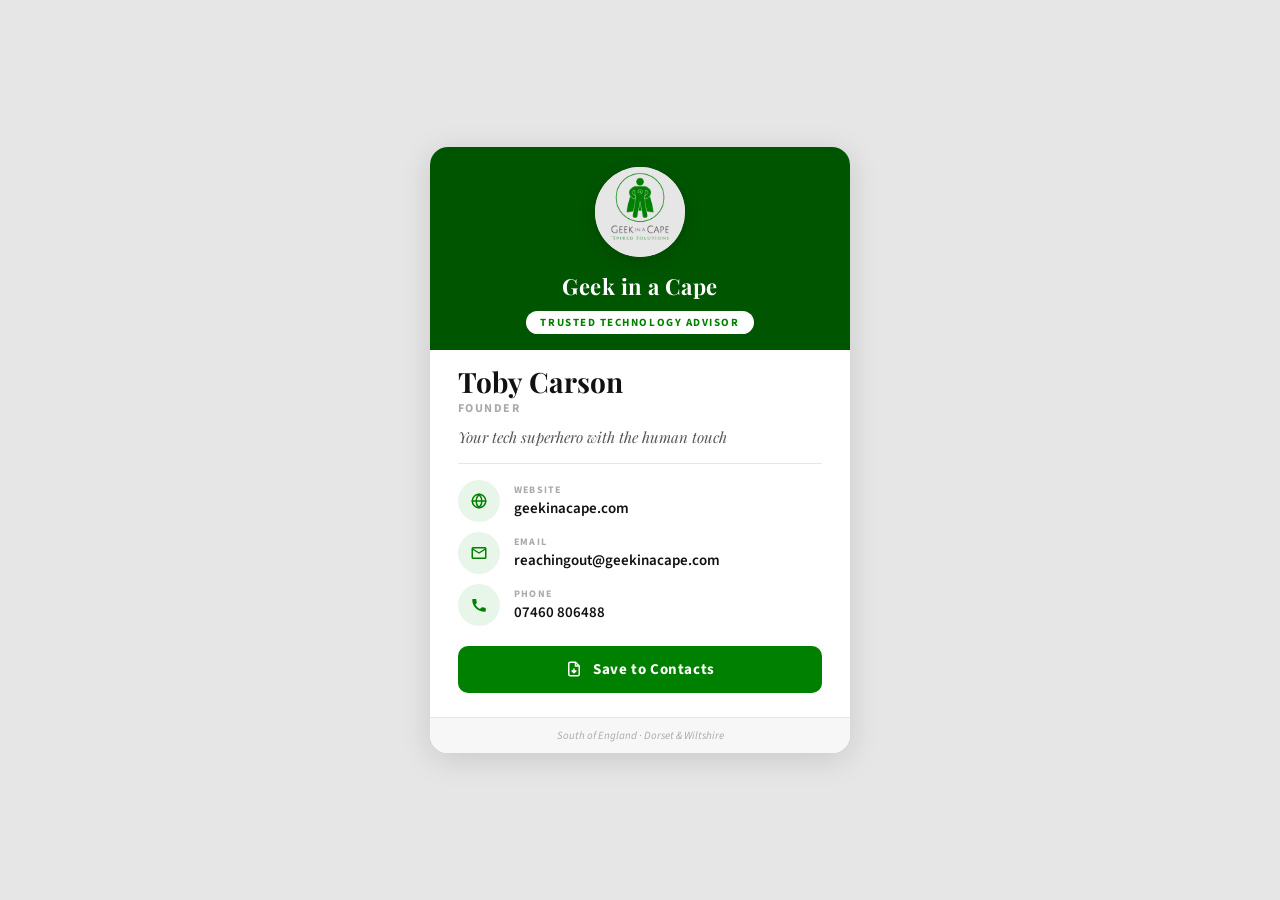
<file: vcard/index.html>
<!DOCTYPE html>
<html lang="en">
<head>
  <!-- Google tag (gtag.js) -->
<script async src="https://www.googletagmanager.com/gtag/js?id=G-HHY5SQGRER"></script>
<script>
  window.dataLayer = window.dataLayer || [];
  function gtag(){dataLayer.push(arguments);}
  gtag('js', new Date());

  gtag('config', 'G-HHY5SQGRER');
</script>
  <meta charset="UTF-8">
  <meta name="viewport" content="width=device-width, initial-scale=1.0, maximum-scale=1.0">
  <title>Toby Carson · Geek in a Cape</title>
    <link rel="apple-touch-icon" sizes="180x180" href="https://geekinacape.com/assets/Geek%20in%20a%20Cape.png">
  <meta name="apple-mobile-web-app-capable" content="yes">
  <meta name="apple-mobile-web-app-title" content="Geek in a Cape">
  <link rel="preconnect" href="https://fonts.googleapis.com">
  <link rel="preconnect" href="https://fonts.gstatic.com" crossorigin>
  <link href="https://fonts.googleapis.com/css2?family=Playfair+Display:ital,wght@0,400;0,700;1,400&family=Source+Sans+3:wght@300;400;600;700&display=swap" rel="stylesheet">
  <style>
    *, *::before, *::after { box-sizing: border-box; margin: 0; padding: 0; }

    body {
      position: fixed;
      inset: 0;
      background: #E6E6E6;
      display: flex;
      align-items: center;
      justify-content: center;
      font-family: 'Source Sans 3', sans-serif;
      padding: 0 16px;
      overscroll-behavior: none;
    }

    .card {
      background: #ffffff;
      border-radius: 18px;
      max-width: 420px;
      width: 100%;
      overflow: hidden;
      box-shadow: 0 6px 32px rgba(0,0,0,0.13);
    }

    /* Header band */
    .card-header {
      background: #005500;
      padding: 20px 32px 16px;
      display: flex;
      flex-direction: column;
      align-items: center;
      text-align: center;
    }

    .logo-wrap {
      width: 90px;
      height: 90px;
      border-radius: 50%;
      background: #E6E6E6;
      display: flex;
      align-items: center;
      justify-content: center;
      margin-bottom: 14px;
      box-shadow: 0 4px 16px rgba(0,0,0,0.18);
      overflow: hidden;
    }

    .logo-wrap img {
      width: 100%;
      height: 100%;
      object-fit: cover;
    }

    .business-name {
      font-family: 'Playfair Display', serif;
      font-weight: 700;
      font-size: 22px;
      color: #ffffff;
      letter-spacing: 0.02em;
      margin-bottom: 4px;
    }

    .advisor-badge {
      font-family: 'Source Sans 3', sans-serif;
      font-size: 11px;
      font-weight: 700;
      letter-spacing: 0.14em;
      text-transform: uppercase;
      color: #008001;
      background: #ffffff;
      border-radius: 20px;
      padding: 4px 14px;
      margin-top: 6px;
      display: inline-block;
    }

    /* Body */
    .card-body {
      padding: 16px 28px 14px;
    }

    .name {
      font-family: 'Playfair Display', serif;
      font-weight: 700;
      font-size: 28px;
      color: #111111;
      line-height: 1.15;
      margin-bottom: 2px;
    }

    .role {
      font-family: 'Source Sans 3', sans-serif;
      font-size: 12px;
      font-weight: 700;
      letter-spacing: 0.12em;
      text-transform: uppercase;
      color: #AAAAAA;
      margin-bottom: 10px;
    }

    .tagline {
      font-family: 'Playfair Display', serif;
      font-style: italic;
      font-size: 15px;
      color: #575757;
      margin-bottom: 14px;
      line-height: 1.45;
    }

    /* Divider */
    .divider {
      height: 1px;
      background: #E6E6E6;
      margin: 0 0 16px 0;
    }

    /* Contact items */
    .contact-list {
      list-style: none;
      display: flex;
      flex-direction: column;
      gap: 10px;
      margin-bottom: 20px;
    }

    .contact-item a {
      display: flex;
      align-items: center;
      gap: 14px;
      text-decoration: none;
      color: #111111;
      transition: color 0.18s;
    }

    .contact-item a:hover .contact-label,
    .contact-item a:active .contact-label { color: #008001; }
    .contact-item a:hover .icon-wrap,
    .contact-item a:active .icon-wrap { background: #008001; }
    .contact-item a:hover .icon-wrap svg path,
    .contact-item a:hover .icon-wrap svg circle,
    .contact-item a:hover .icon-wrap svg rect,
    .contact-item a:active .icon-wrap svg path,
    .contact-item a:active .icon-wrap svg circle,
    .contact-item a:active .icon-wrap svg rect { fill: #ffffff; stroke: #ffffff; }

    .icon-wrap {
      width: 42px;
      height: 42px;
      min-width: 42px;
      border-radius: 50%;
      background: #E8F5E9;
      display: flex;
      align-items: center;
      justify-content: center;
      transition: background 0.18s;
    }

    .icon-wrap svg { width: 18px; height: 18px; }

    .contact-text { display: flex; flex-direction: column; }
    .contact-type {
      font-size: 10px;
      font-weight: 700;
      letter-spacing: 0.12em;
      text-transform: uppercase;
      color: #AAAAAA;
      margin-bottom: 1px;
    }
    .contact-label {
      font-size: 15px;
      font-weight: 600;
      color: #111111;
      transition: color 0.18s;
      word-break: break-all;
    }

    /* Save to contacts button */
    .save-btn {
      display: flex;
      align-items: center;
      justify-content: center;
      gap: 10px;
      width: 100%;
      padding: 13px 20px;
      background: #008001;
      color: #ffffff;
      border: none;
      border-radius: 10px;
      font-family: 'Source Sans 3', sans-serif;
      font-size: 15px;
      font-weight: 700;
      letter-spacing: 0.04em;
      text-decoration: none;
      cursor: pointer;
      transition: background 0.18s;
      margin-bottom: 10px;
    }

    .save-btn:hover, .save-btn:active { background: #005500; }
    .save-btn svg { width: 18px; height: 18px; }

    /* Footer */
    .card-footer {
      background: #f7f7f7;
      border-top: 1px solid #E6E6E6;
      padding: 10px 32px;
      text-align: center;
    }

    .footer-text {
      font-size: 11px;
      color: #AAAAAA;
      font-style: italic;
    }
  </style>
</head>
<body>
  <div class="card">

    <!-- Header -->
    <div class="card-header">
      <div class="logo-wrap">
        <img id="logo-img" src="[data-uri]" alt="Geek in a Cape logo">
      </div>
      <div class="business-name">Geek in a Cape</div>
      <span class="advisor-badge">Trusted Technology Advisor</span>
    </div>

    <!-- Body -->
    <div class="card-body">
      <div class="name">Toby Carson</div>
      <div class="role">Founder</div>
      <div class="tagline">Your tech superhero with the human touch</div>

      <div class="divider"></div>

      <ul class="contact-list">

        <!-- Website -->
        <li class="contact-item">
          <a href="https://geekinacape.com" target="_blank" rel="noopener">
            <div class="icon-wrap">
              <svg viewBox="0 0 24 24" fill="none" xmlns="http://www.w3.org/2000/svg">
                <circle cx="12" cy="12" r="9" stroke="#008001" stroke-width="2" fill="none"/>
                <path d="M12 3c-2.5 3-4 5.4-4 9s1.5 6 4 9M12 3c2.5 3 4 5.4 4 9s-1.5 6-4 9M3 12h18" stroke="#008001" stroke-width="2" stroke-linecap="round" fill="none"/>
              </svg>
            </div>
            <div class="contact-text">
              <span class="contact-type">Website</span>
              <span class="contact-label">geekinacape.com</span>
            </div>
          </a>
        </li>

                <!-- Email -->
        <li class="contact-item">
          <a href="mailto:reachingout@geekinacape.com">
            <div class="icon-wrap">
              <svg viewBox="0 0 24 24" fill="none" xmlns="http://www.w3.org/2000/svg">
                <path d="M20 4H4a2 2 0 00-2 2v12a2 2 0 002 2h16a2 2 0 002-2V6a2 2 0 00-2-2zm0 2l-8 5-8-5h16zm0 12H4V8l8 5 8-5v10z" fill="#008001"/>
              </svg>
            </div>
            <div class="contact-text">
              <span class="contact-type">Email</span>
              <span class="contact-label">reachingout@geekinacape.com</span>
            </div>
          </a>
        </li>

                <!-- Phone -->
        <li class="contact-item">
          <a href="tel:+447460806488">
            <div class="icon-wrap">
              <svg viewBox="0 0 24 24" fill="none" xmlns="http://www.w3.org/2000/svg">
                <path d="M6.62 10.79a15.05 15.05 0 006.59 6.59l2.2-2.2a1 1 0 011.01-.24c1.12.37 2.33.57 3.58.57a1 1 0 011 1V20a1 1 0 01-1 1C10.18 21 3 13.82 3 5a1 1 0 011-1h3.5a1 1 0 011 1c0 1.25.2 2.46.57 3.58a1 1 0 01-.25 1.01l-2.2 2.2z" fill="#008001"/>
              </svg>
            </div>
            <div class="contact-text">
              <span class="contact-type">Phone</span>
              <span class="contact-label">07460 806488</span>
            </div>
          </a>
        </li>

      </ul>

      <!-- Save to Contacts -->
      <a class="save-btn" href="#" id="save-btn" onclick="saveContact(event)">
        <svg viewBox="0 0 24 24" fill="none" xmlns="http://www.w3.org/2000/svg">
          <path d="M17 21H7a2 2 0 01-2-2V5a2 2 0 012-2h7l5 5v11a2 2 0 01-2 2z" stroke="#fff" stroke-width="2" fill="none"/>
          <path d="M12 12v5M9.5 14.5L12 17l2.5-2.5" stroke="#fff" stroke-width="2" stroke-linecap="round" stroke-linejoin="round"/>
          <path d="M14 3v5h5" stroke="#fff" stroke-width="2" fill="none"/>
        </svg>
        Save to Contacts
      </a>

    </div>

    <!-- Footer -->
    <div class="card-footer">
      <p class="footer-text">South of England · Dorset &amp; Wiltshire</p>
    </div>

  </div>

  <script>
    function saveContact(e) {
      e.preventDefault();
      var img = document.getElementById('logo-img');
      var canvas = document.createElement('canvas');
      canvas.width = 240;
      canvas.height = 240;
      var ctx = canvas.getContext('2d');
      ctx.drawImage(img, 0, 0, 240, 240);
      var photoB64 = canvas.toDataURL('image/jpeg', 0.85).replace('data:image/jpeg;base64,', '');

      // Fold photo base64 per vCard spec (75 chars per line, continuation with space)
      var prefix = 'PHOTO;ENCODING=b;TYPE=JPEG:';
      var folded = prefix + photoB64.substring(0, 75 - prefix.length);
      for (var i = 75 - prefix.length; i < photoB64.length; i += 74) {
        folded += '\r\n ' + photoB64.substring(i, i + 74);
      }

      var vcard = [
        'BEGIN:VCARD',
        'VERSION:3.0',
        'N:Carson;Toby;;;',
        'FN:Toby Carson',
        'ORG:Geek in a Cape',
        'TITLE:Trusted Technology Advisor',
        'TEL;TYPE=CELL:+447460806488',
        'EMAIL;TYPE=INTERNET:reachingout@geekinacape.com',
        'URL:https://geekinacape.com',
        'NOTE:Your tech superhero with the human touch',
        folded,
        'END:VCARD'
      ].join('\r\n');

      var blob = new Blob([vcard], { type: 'text/vcard' });
      var url = URL.createObjectURL(blob);
      var a = document.createElement('a');
      a.href = url;
      a.download = 'Toby-Carson-Geek-in-a-Cape.vcf';
      document.body.appendChild(a);
      a.click();
      document.body.removeChild(a);
      setTimeout(function(){ URL.revokeObjectURL(url); }, 1000);
    }
  </script>
</body>
</html>
</file>
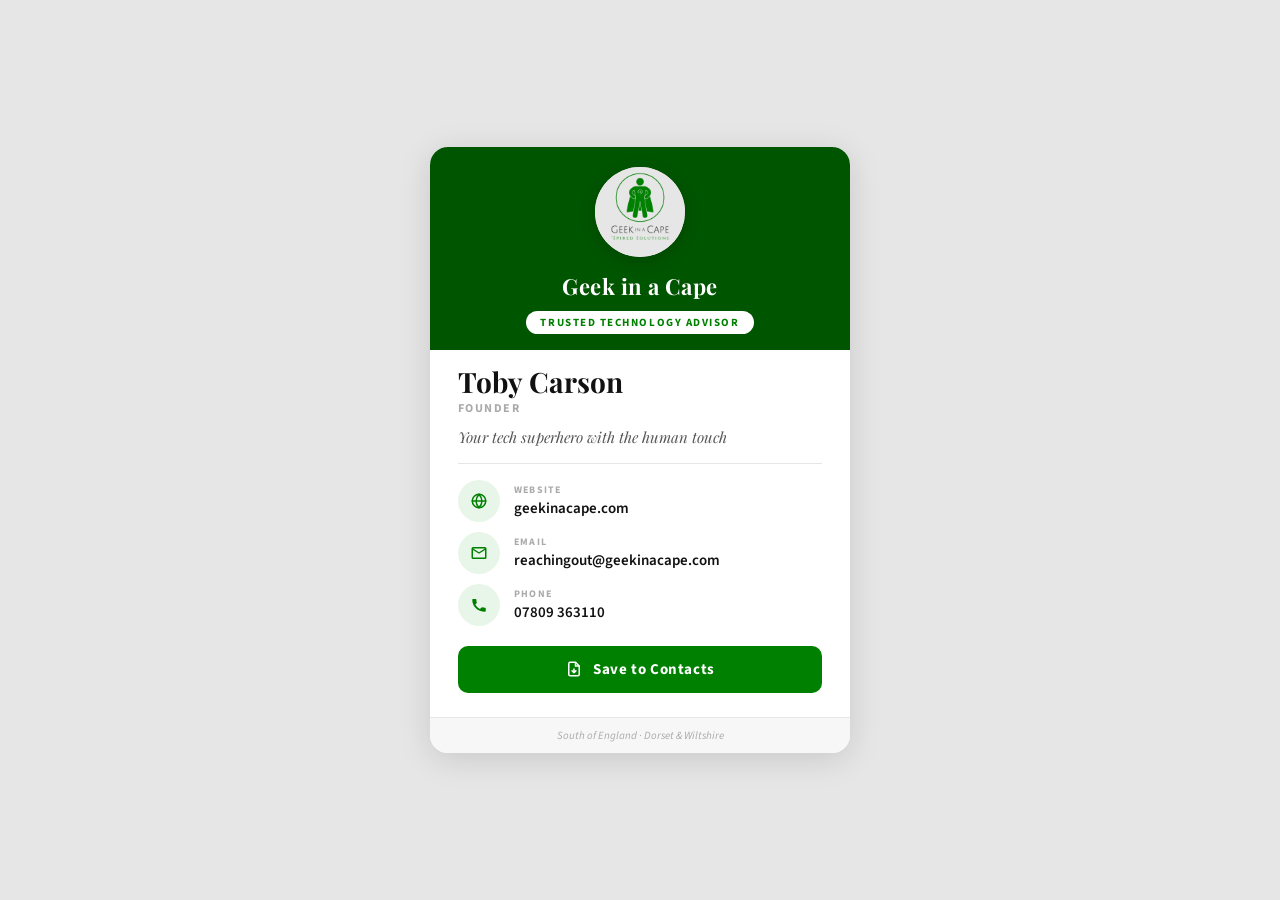
<file: vcard.html>
<!DOCTYPE html>
<html lang="en">
<head>
  <meta charset="UTF-8">
  <meta name="viewport" content="width=device-width, initial-scale=1.0, maximum-scale=1.0">
  <title>Toby Carson · Geek in a Cape</title>
    <link rel="apple-touch-icon" sizes="180x180" href="https://geekinacape.com/assets/Geek%20in%20a%20Cape.png">
  <meta name="apple-mobile-web-app-capable" content="yes">
  <meta name="apple-mobile-web-app-title" content="Geek in a Cape">
  <link rel="preconnect" href="https://fonts.googleapis.com">
  <link rel="preconnect" href="https://fonts.gstatic.com" crossorigin>
  <link href="https://fonts.googleapis.com/css2?family=Playfair+Display:ital,wght@0,400;0,700;1,400&family=Source+Sans+3:wght@300;400;600;700&display=swap" rel="stylesheet">
  <style>
    *, *::before, *::after { box-sizing: border-box; margin: 0; padding: 0; }

    body {
      position: fixed;
      inset: 0;
      background: #E6E6E6;
      display: flex;
      align-items: center;
      justify-content: center;
      font-family: 'Source Sans 3', sans-serif;
      padding: 0 16px;
      overscroll-behavior: none;
    }

    .card {
      background: #ffffff;
      border-radius: 18px;
      max-width: 420px;
      width: 100%;
      overflow: hidden;
      box-shadow: 0 6px 32px rgba(0,0,0,0.13);
    }

    /* Header band */
    .card-header {
      background: #005500;
      padding: 20px 32px 16px;
      display: flex;
      flex-direction: column;
      align-items: center;
      text-align: center;
    }

    .logo-wrap {
      width: 90px;
      height: 90px;
      border-radius: 50%;
      background: #E6E6E6;
      display: flex;
      align-items: center;
      justify-content: center;
      margin-bottom: 14px;
      box-shadow: 0 4px 16px rgba(0,0,0,0.18);
      overflow: hidden;
    }

    .logo-wrap img {
      width: 100%;
      height: 100%;
      object-fit: cover;
    }

    .business-name {
      font-family: 'Playfair Display', serif;
      font-weight: 700;
      font-size: 22px;
      color: #ffffff;
      letter-spacing: 0.02em;
      margin-bottom: 4px;
    }

    .advisor-badge {
      font-family: 'Source Sans 3', sans-serif;
      font-size: 11px;
      font-weight: 700;
      letter-spacing: 0.14em;
      text-transform: uppercase;
      color: #008001;
      background: #ffffff;
      border-radius: 20px;
      padding: 4px 14px;
      margin-top: 6px;
      display: inline-block;
    }

    /* Body */
    .card-body {
      padding: 16px 28px 14px;
    }

    .name {
      font-family: 'Playfair Display', serif;
      font-weight: 700;
      font-size: 28px;
      color: #111111;
      line-height: 1.15;
      margin-bottom: 2px;
    }

    .role {
      font-family: 'Source Sans 3', sans-serif;
      font-size: 12px;
      font-weight: 700;
      letter-spacing: 0.12em;
      text-transform: uppercase;
      color: #AAAAAA;
      margin-bottom: 10px;
    }

    .tagline {
      font-family: 'Playfair Display', serif;
      font-style: italic;
      font-size: 15px;
      color: #575757;
      margin-bottom: 14px;
      line-height: 1.45;
    }

    /* Divider */
    .divider {
      height: 1px;
      background: #E6E6E6;
      margin: 0 0 16px 0;
    }

    /* Contact items */
    .contact-list {
      list-style: none;
      display: flex;
      flex-direction: column;
      gap: 10px;
      margin-bottom: 20px;
    }

    .contact-item a {
      display: flex;
      align-items: center;
      gap: 14px;
      text-decoration: none;
      color: #111111;
      transition: color 0.18s;
    }

    .contact-item a:hover .contact-label,
    .contact-item a:active .contact-label { color: #008001; }
    .contact-item a:hover .icon-wrap,
    .contact-item a:active .icon-wrap { background: #008001; }
    .contact-item a:hover .icon-wrap svg path,
    .contact-item a:hover .icon-wrap svg circle,
    .contact-item a:hover .icon-wrap svg rect,
    .contact-item a:active .icon-wrap svg path,
    .contact-item a:active .icon-wrap svg circle,
    .contact-item a:active .icon-wrap svg rect { fill: #ffffff; stroke: #ffffff; }

    .icon-wrap {
      width: 42px;
      height: 42px;
      min-width: 42px;
      border-radius: 50%;
      background: #E8F5E9;
      display: flex;
      align-items: center;
      justify-content: center;
      transition: background 0.18s;
    }

    .icon-wrap svg { width: 18px; height: 18px; }

    .contact-text { display: flex; flex-direction: column; }
    .contact-type {
      font-size: 10px;
      font-weight: 700;
      letter-spacing: 0.12em;
      text-transform: uppercase;
      color: #AAAAAA;
      margin-bottom: 1px;
    }
    .contact-label {
      font-size: 15px;
      font-weight: 600;
      color: #111111;
      transition: color 0.18s;
      word-break: break-all;
    }

    /* Save to contacts button */
    .save-btn {
      display: flex;
      align-items: center;
      justify-content: center;
      gap: 10px;
      width: 100%;
      padding: 13px 20px;
      background: #008001;
      color: #ffffff;
      border: none;
      border-radius: 10px;
      font-family: 'Source Sans 3', sans-serif;
      font-size: 15px;
      font-weight: 700;
      letter-spacing: 0.04em;
      text-decoration: none;
      cursor: pointer;
      transition: background 0.18s;
      margin-bottom: 10px;
    }

    .save-btn:hover, .save-btn:active { background: #005500; }
    .save-btn svg { width: 18px; height: 18px; }

    /* Footer */
    .card-footer {
      background: #f7f7f7;
      border-top: 1px solid #E6E6E6;
      padding: 10px 32px;
      text-align: center;
    }

    .footer-text {
      font-size: 11px;
      color: #AAAAAA;
      font-style: italic;
    }
  </style>
</head>
<body>
  <div class="card">

    <!-- Header -->
    <div class="card-header">
      <div class="logo-wrap">
        <img id="logo-img" src="[data-uri]" alt="Geek in a Cape logo">
      </div>
      <div class="business-name">Geek in a Cape</div>
      <span class="advisor-badge">Trusted Technology Advisor</span>
    </div>

    <!-- Body -->
    <div class="card-body">
      <div class="name">Toby Carson</div>
      <div class="role">Founder</div>
      <div class="tagline">Your tech superhero with the human touch</div>

      <div class="divider"></div>

      <ul class="contact-list">

        <!-- Website -->
        <li class="contact-item">
          <a href="https://geekinacape.com" target="_blank" rel="noopener">
            <div class="icon-wrap">
              <svg viewBox="0 0 24 24" fill="none" xmlns="http://www.w3.org/2000/svg">
                <circle cx="12" cy="12" r="9" stroke="#008001" stroke-width="2" fill="none"/>
                <path d="M12 3c-2.5 3-4 5.4-4 9s1.5 6 4 9M12 3c2.5 3 4 5.4 4 9s-1.5 6-4 9M3 12h18" stroke="#008001" stroke-width="2" stroke-linecap="round" fill="none"/>
              </svg>
            </div>
            <div class="contact-text">
              <span class="contact-type">Website</span>
              <span class="contact-label">geekinacape.com</span>
            </div>
          </a>
        </li>

                <!-- Email -->
        <li class="contact-item">
          <a href="mailto:reachingout@geekinacape.com">
            <div class="icon-wrap">
              <svg viewBox="0 0 24 24" fill="none" xmlns="http://www.w3.org/2000/svg">
                <path d="M20 4H4a2 2 0 00-2 2v12a2 2 0 002 2h16a2 2 0 002-2V6a2 2 0 00-2-2zm0 2l-8 5-8-5h16zm0 12H4V8l8 5 8-5v10z" fill="#008001"/>
              </svg>
            </div>
            <div class="contact-text">
              <span class="contact-type">Email</span>
              <span class="contact-label">reachingout@geekinacape.com</span>
            </div>
          </a>
        </li>

                <!-- Phone -->
        <li class="contact-item">
          <a href="tel:+447809363110">
            <div class="icon-wrap">
              <svg viewBox="0 0 24 24" fill="none" xmlns="http://www.w3.org/2000/svg">
                <path d="M6.62 10.79a15.05 15.05 0 006.59 6.59l2.2-2.2a1 1 0 011.01-.24c1.12.37 2.33.57 3.58.57a1 1 0 011 1V20a1 1 0 01-1 1C10.18 21 3 13.82 3 5a1 1 0 011-1h3.5a1 1 0 011 1c0 1.25.2 2.46.57 3.58a1 1 0 01-.25 1.01l-2.2 2.2z" fill="#008001"/>
              </svg>
            </div>
            <div class="contact-text">
              <span class="contact-type">Phone</span>
              <span class="contact-label">07809 363110</span>
            </div>
          </a>
        </li>

      </ul>

      <!-- Save to Contacts -->
      <a class="save-btn" href="#" id="save-btn" onclick="saveContact(event)">
        <svg viewBox="0 0 24 24" fill="none" xmlns="http://www.w3.org/2000/svg">
          <path d="M17 21H7a2 2 0 01-2-2V5a2 2 0 012-2h7l5 5v11a2 2 0 01-2 2z" stroke="#fff" stroke-width="2" fill="none"/>
          <path d="M12 12v5M9.5 14.5L12 17l2.5-2.5" stroke="#fff" stroke-width="2" stroke-linecap="round" stroke-linejoin="round"/>
          <path d="M14 3v5h5" stroke="#fff" stroke-width="2" fill="none"/>
        </svg>
        Save to Contacts
      </a>

    </div>

    <!-- Footer -->
    <div class="card-footer">
      <p class="footer-text">South of England · Dorset &amp; Wiltshire</p>
    </div>

  </div>

  <script>
    function saveContact(e) {
      e.preventDefault();
      var img = document.getElementById('logo-img');
      var canvas = document.createElement('canvas');
      canvas.width = 240;
      canvas.height = 240;
      var ctx = canvas.getContext('2d');
      ctx.drawImage(img, 0, 0, 240, 240);
      var photoB64 = canvas.toDataURL('image/jpeg', 0.85).replace('data:image/jpeg;base64,', '');

      // Fold photo base64 per vCard spec (75 chars per line, continuation with space)
      var prefix = 'PHOTO;ENCODING=b;TYPE=JPEG:';
      var folded = prefix + photoB64.substring(0, 75 - prefix.length);
      for (var i = 75 - prefix.length; i < photoB64.length; i += 74) {
        folded += '\r\n ' + photoB64.substring(i, i + 74);
      }

      var vcard = [
        'BEGIN:VCARD',
        'VERSION:3.0',
        'N:Carson;Toby;;;',
        'FN:Toby Carson',
        'ORG:Geek in a Cape',
        'TITLE:Trusted Technology Advisor',
        'TEL;TYPE=CELL:+447809363110',
        'EMAIL;TYPE=INTERNET:reachingout@geekinacape.com',
        'URL:https://geekinacape.com',
        'NOTE:Your tech superhero with the human touch',
        folded,
        'END:VCARD'
      ].join('\r\n');

      var blob = new Blob([vcard], { type: 'text/vcard' });
      var url = URL.createObjectURL(blob);
      var a = document.createElement('a');
      a.href = url;
      a.download = 'Toby-Carson-Geek-in-a-Cape.vcf';
      document.body.appendChild(a);
      a.click();
      document.body.removeChild(a);
      setTimeout(function(){ URL.revokeObjectURL(url); }, 1000);
    }
  </script>
</body>
</html>
</file>
<file: public_html/assets/style.css>
/* ============================================================
   GEEK IN A CAPE — Shared Stylesheet
   geekinacape.com
   
   Covers: CSS variables, reset, body, nav, hero (sub-page
   pattern), footer, and shared utilities.
   
   Page-specific styles remain inline in each HTML file.
   ============================================================ */

/* ── GOOGLE FONTS (loaded here, not per-page) ──────────────── */
/* Loaded via <link> in each HTML <head> — not duplicated here  */

/* ── VARIABLES ─────────────────────────────────────────────── */
:root {
  --navy:        #1B3A5C;
  --navy-dark:   #122840;
  --navy-light:  #2a5080;
  --green:       #2E7D32;
  --green-light: #4CAF50;
  --green-pale:  #e8f5e9;
  --cream:       #FAFAF7;
  --white:       #FFFFFF;
  --text-dark:   #1a1a2e;
  --text-mid:    #444455;
  --text-light:  #777788;
  --border:      #e0e0ec;
}

/* ── RESET ──────────────────────────────────────────────────── */
*, *::before, *::after { box-sizing: border-box; margin: 0; padding: 0; }
html { scroll-behavior: smooth; }

/* ── BODY ───────────────────────────────────────────────────── */
body {
  font-family: 'Source Sans 3', sans-serif;
  font-weight: 400;
  color: var(--text-dark);
  background: var(--cream);
  line-height: 1.7;
}

/* ── NAV ────────────────────────────────────────────────────── */
/* Shared base — index.html adds .nav-links; sub-pages add .nav-back */
nav {
  position: fixed; top: 0; left: 0; right: 0; z-index: 100;
  background: rgba(255,255,255,0.96);
  backdrop-filter: blur(8px);
  border-bottom: 1px solid var(--border);
  padding: 0 2rem;
  display: flex; align-items: center; justify-content: space-between;
  height: 68px;
}
.nav-logo { display: flex; align-items: center; gap: 12px; text-decoration: none; }
.nav-logo img { height: 44px; width: auto; }

/* Sub-page back link (terms, presession) */
.nav-back {
  display: flex; align-items: center; gap: 8px;
  text-decoration: none; color: var(--text-mid);
  font-size: 0.9rem; font-weight: 600; letter-spacing: 0.02em;
  transition: color 0.2s;
}
.nav-back:hover { color: var(--green); }
.nav-back svg { width: 16px; height: 16px; }

/* Main site nav links (index.html only) */
.nav-links { display: flex; gap: 2rem; list-style: none; }
.nav-links a {
  text-decoration: none; color: var(--text-mid);
  font-size: 0.9rem; font-weight: 500; letter-spacing: 0.02em;
  transition: color 0.2s;
}
.nav-links a:hover { color: var(--green); }
.nav-cta {
  background: var(--green); color: white !important;
  padding: 0.5rem 1.2rem; border-radius: 4px;
  transition: background 0.2s !important;
}
.nav-cta:hover { background: var(--green-light) !important; color: white !important; }

/* ── SUB-PAGE HERO ──────────────────────────────────────────── */
/* Scoped to .subpage-hero to avoid conflicting with index.html's */
/* #home hero which uses .hero-inner as a grid                    */
.subpage-hero {
  background: var(--navy);
  padding: 120px 2rem 60px;
  position: relative; overflow: hidden;
}
.subpage-hero::before {
  content: '';
  position: absolute; inset: 0;
  background: radial-gradient(ellipse at 80% 50%, rgba(46,125,50,0.18) 0%, transparent 60%);
  pointer-events: none;
}
.subpage-hero .hero-inner {
  max-width: 860px; margin: 0 auto;
  position: relative; z-index: 1;
  display: flex; align-items: center; gap: 3rem;
}
.subpage-hero .hero-text { flex: 1; }
.subpage-hero .hero-eyebrow {
  display: inline-block;
  font-size: 0.75rem; font-weight: 700;
  letter-spacing: 0.18em; text-transform: uppercase;
  color: var(--green-light);
  border: 1px solid rgba(76,175,80,0.4); border-radius: 3px;
  padding: 0.3rem 0.8rem; margin-bottom: 1.25rem;
}
.subpage-hero h1 {
  font-family: 'Playfair Display', serif;
  font-size: clamp(2rem, 4vw, 3rem);
  font-weight: 700; line-height: 1.2; color: white; margin-bottom: 1rem;
}
.subpage-hero h1 em { color: var(--green-light); font-style: normal; }
.subpage-hero p {
  font-size: 1.1rem; color: rgba(255,255,255,0.72);
  max-width: 580px; line-height: 1.8;
}
.hero-logo {
  width: 160px; height: 160px; flex-shrink: 0;
  opacity: 0.92; filter: drop-shadow(0 8px 24px rgba(0,0,0,0.35));
}

/* ── SHARED CONTENT COMPONENTS ──────────────────────────────── */

/* Note / instructions box (left green border) */
.note-box,
.instructions {
  background: white; border: 1px solid var(--border);
  border-left: 4px solid var(--green); border-radius: 0 8px 8px 0;
  padding: 1.5rem 1.75rem; margin-bottom: 2.5rem;
}
.note-box h2,
.instructions h2 {
  font-family: 'Playfair Display', serif;
  font-size: 1.15rem; color: var(--navy); margin-bottom: 0.6rem;
}
.note-box p,
.instructions p {
  font-size: 0.95rem; color: var(--text-mid);
  line-height: 1.75; margin-bottom: 0.5rem;
}
.note-box p:last-child,
.instructions p:last-child { margin-bottom: 0; }
.note-box a,
.instructions a { color: var(--green); font-weight: 600; text-decoration: none; }
.note-box a:hover,
.instructions a:hover { text-decoration: underline; }

/* Embed wrapper (iframe containers for Google Docs/Forms) */
.embed-wrapper {
  background: white; border: 1px solid var(--border);
  border-radius: 10px; overflow: hidden;
  box-shadow: 0 4px 20px rgba(0,0,0,0.06);
}
.embed-header {
  background: var(--navy); padding: 1rem 1.5rem;
  display: flex; align-items: center; justify-content: space-between; gap: 1rem;
  flex-wrap: wrap;
}
.embed-header span {
  color: rgba(255,255,255,0.75); font-size: 0.85rem;
}
.embed-open-link {
  color: var(--green-light); font-size: 0.85rem; font-weight: 600;
  text-decoration: none; display: flex; align-items: center; gap: 5px;
  white-space: nowrap; transition: opacity 0.2s;
}
.embed-open-link:hover { opacity: 0.8; }
.embed-open-link svg { width: 14px; height: 14px; }

/* Primary button */
.btn-primary {
  display: inline-flex; align-items: center; gap: 10px;
  background: var(--green); color: white;
  padding: 0.85rem 2rem; border-radius: 4px;
  text-decoration: none; font-weight: 600; font-size: 0.95rem;
  transition: background 0.2s, transform 0.15s;
}
.btn-primary:hover { background: var(--green-light); transform: translateY(-1px); }
.btn-primary svg { width: 18px; height: 18px; }

/* ── FOOTER ─────────────────────────────────────────────────── */
footer {
  background: var(--navy-dark); padding: 1.5rem 2rem;
  border-top: 1px solid rgba(255,255,255,0.08);
  display: flex; align-items: center; justify-content: space-between;
  flex-wrap: wrap; gap: 1rem;
}
footer p { font-size: 0.82rem; color: rgba(255,255,255,0.45); }
footer a { color: rgba(255,255,255,0.45); text-decoration: none; }
footer a:hover { color: rgba(255,255,255,0.8); }
.footer-logo { display: flex; align-items: center; gap: 10px; }
.footer-logo img { height: 32px; opacity: 0.7; }

/* ── RESPONSIVE (shared) ────────────────────────────────────── */
@media (max-width: 640px) {
  /* Sub-page hero */
  .subpage-hero { padding: 108px 1.25rem 48px; }
  .subpage-hero .hero-inner { flex-direction: column; gap: 1.5rem; }
  .hero-logo { width: 100px; height: 100px; }
}
@media (max-width: 900px) {
  /* Main site nav */
  .nav-links { display: none; }
}
</file>
